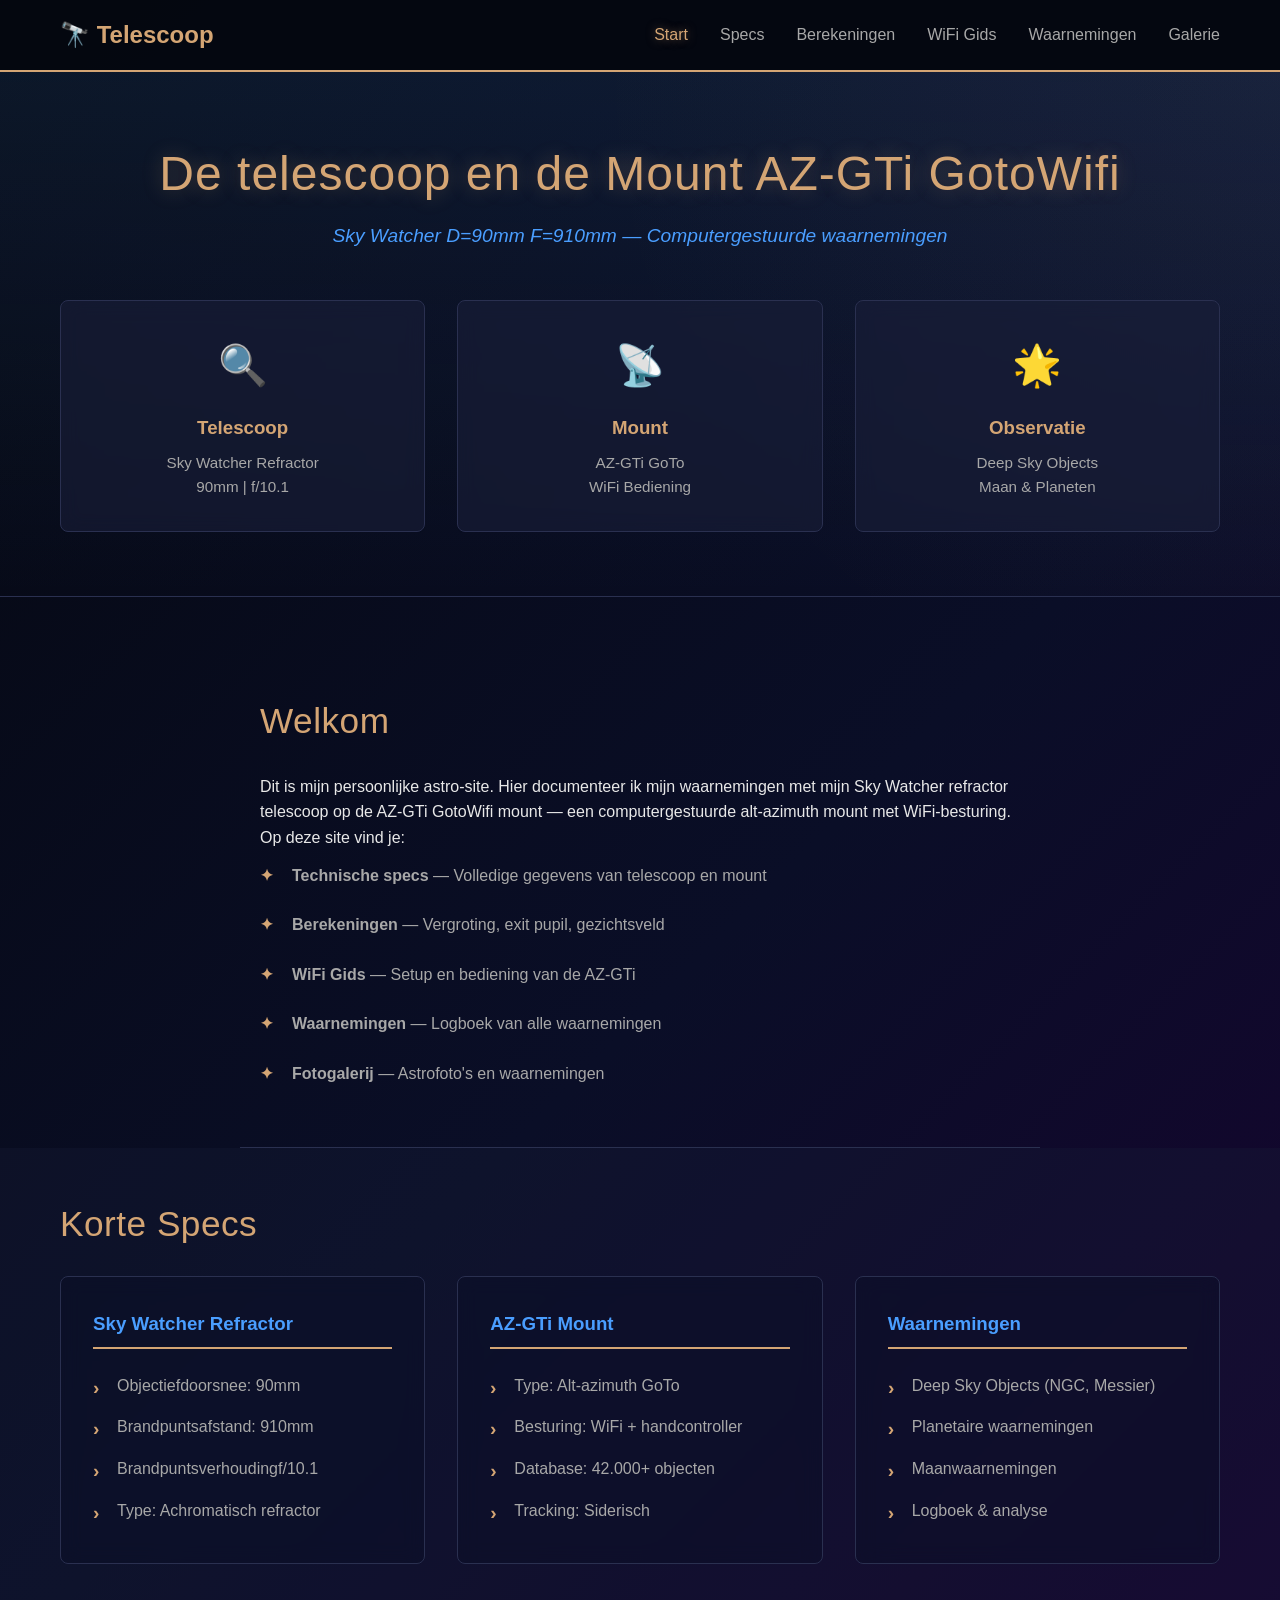
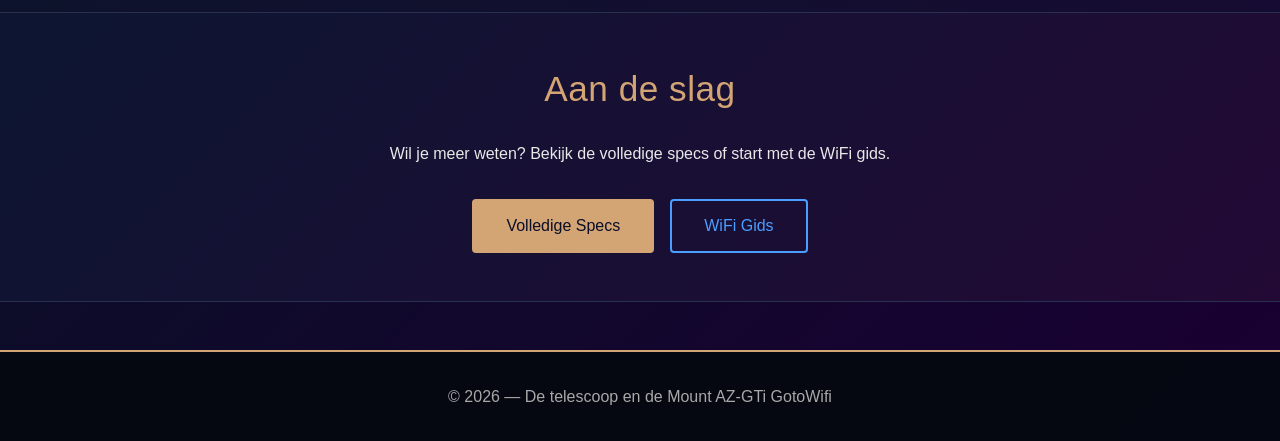
<file: index.html>
<!DOCTYPE html>
<html lang="nl">
<head>
    <meta charset="UTF-8">
    <meta name="viewport" content="width=device-width, initial-scale=1.0">
    <title>De telescoop en de Mount AZ-GTi GotoWifi</title>
    <link rel="stylesheet" href="css/style.css">
</head>
<body>
    <nav class="navbar">
        <div class="container">
            <div class="logo">🔭 Telescoop</div>
            <ul class="nav-links">
                <li><a href="index.html" class="active">Start</a></li>
                <li><a href="specs.html">Specs</a></li>
                <li><a href="berekeningen.html">Berekeningen</a></li>
                <li><a href="wifi-gids.html">WiFi Gids</a></li>
                <li><a href="waarnemingen.html">Waarnemingen</a></li>
                <li><a href="galerie.html">Galerie</a></li>
            </ul>
        </div>
    </nav>

    <header class="hero">
        <div class="container">
            <h1>De telescoop en de Mount AZ-GTi GotoWifi</h1>
            <p class="subtitle">Sky Watcher D=90mm F=910mm — Computergestuurde waarnemingen</p>
            <div class="hero-specs">
                <div class="spec-box">
                    <div class="spec-icon">🔍</div>
                    <h3>Telescoop</h3>
                    <p>Sky Watcher Refractor<br>90mm | f/10.1</p>
                </div>
                <div class="spec-box">
                    <div class="spec-icon">📡</div>
                    <h3>Mount</h3>
                    <p>AZ-GTi GoTo<br>WiFi Bediening</p>
                </div>
                <div class="spec-box">
                    <div class="spec-icon">🌟</div>
                    <h3>Observatie</h3>
                    <p>Deep Sky Objects<br>Maan & Planeten</p>
                </div>
            </div>
        </div>
    </header>

    <main>
        <section class="intro">
            <div class="container">
                <h2>Welkom</h2>
                <p>Dit is mijn persoonlijke astro-site. Hier documenteer ik mijn waarnemingen met mijn Sky Watcher refractor telescoop op de AZ-GTi GotoWifi mount — een computergestuurde alt-azimuth mount met WiFi-besturing.</p>
                <p>Op deze site vind je:</p>
                <ul class="feature-list">
                    <li><strong>Technische specs</strong> — Volledige gegevens van telescoop en mount</li>
                    <li><strong>Berekeningen</strong> — Vergroting, exit pupil, gezichtsveld</li>
                    <li><strong>WiFi Gids</strong> — Setup en bediening van de AZ-GTi</li>
                    <li><strong>Waarnemingen</strong> — Logboek van alle waarnemingen</li>
                    <li><strong>Fotogalerij</strong> — Astrofoto's en waarnemingen</li>
                </ul>
            </div>
        </section>

        <section class="quick-info">
            <div class="container">
                <h2>Korte Specs</h2>
                <div class="info-grid">
                    <div class="info-card">
                        <h3>Sky Watcher Refractor</h3>
                        <ul>
                            <li>Objectiefdoorsnee: 90mm</li>
                            <li>Brandpuntsafstand: 910mm</li>
                            <li>Brandpuntsverhoudingf/10.1</li>
                            <li>Type: Achromatisch refractor</li>
                        </ul>
                    </div>
                    <div class="info-card">
                        <h3>AZ-GTi Mount</h3>
                        <ul>
                            <li>Type: Alt-azimuth GoTo</li>
                            <li>Besturing: WiFi + handcontroller</li>
                            <li>Database: 42.000+ objecten</li>
                            <li>Tracking: Siderisch</li>
                        </ul>
                    </div>
                    <div class="info-card">
                        <h3>Waarnemingen</h3>
                        <ul>
                            <li>Deep Sky Objects (NGC, Messier)</li>
                            <li>Planetaire waarnemingen</li>
                            <li>Maanwaarnemingen</li>
                            <li>Logboek & analyse</li>
                        </ul>
                    </div>
                </div>
            </div>
        </section>

        <section class="cta">
            <div class="container">
                <h2>Aan de slag</h2>
                <p>Wil je meer weten? Bekijk de volledige specs of start met de WiFi gids.</p>
                <div class="cta-buttons">
                    <a href="specs.html" class="btn btn-primary">Volledige Specs</a>
                    <a href="wifi-gids.html" class="btn btn-secondary">WiFi Gids</a>
                </div>
            </div>
        </section>
    </main>

    <footer class="footer">
        <div class="container">
            <p>&copy; 2026 — De telescoop en de Mount AZ-GTi GotoWifi</p>
        </div>
    </footer>

    <script src="js/script.js"></script>
</body>
</html>
</file>
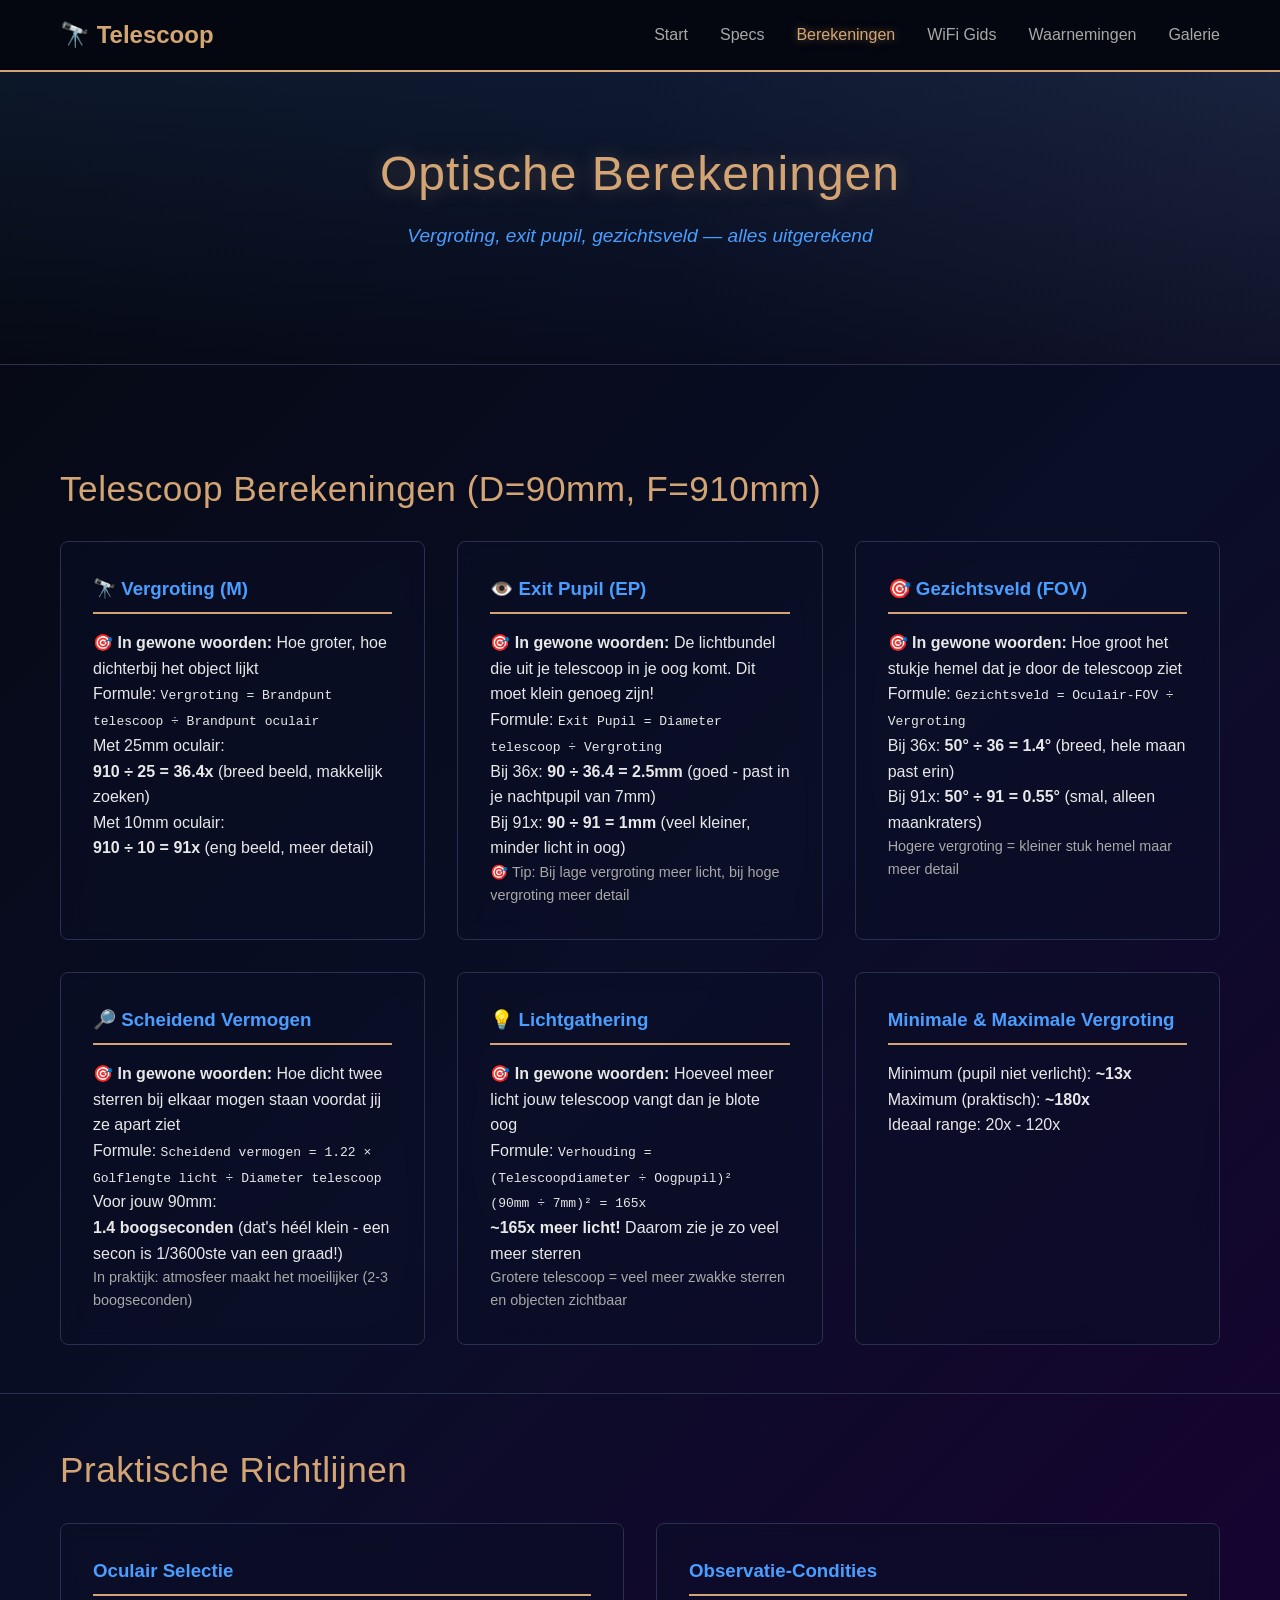
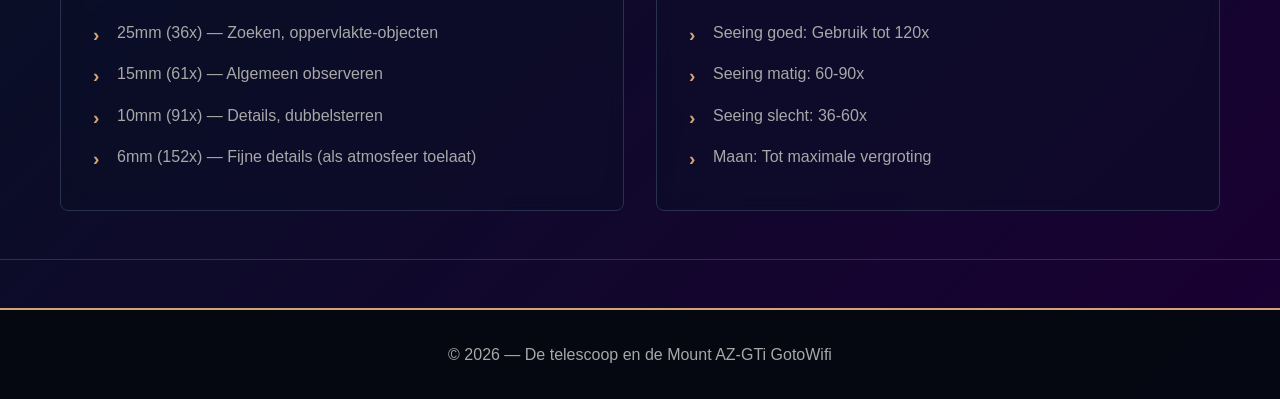
<file: berekeningen.html>
﻿<!DOCTYPE html>
<html lang="nl">
<head>
    <meta charset="UTF-8">
    <meta name="viewport" content="width=device-width, initial-scale=1.0">
    <title>Berekeningen — De telescoop en de Mount AZ-GTi GotoWifi</title>
    <link rel="stylesheet" href="css/style.css">
</head>
<body>
    <nav class="navbar">
        <div class="container">
            <div class="logo">🔭 Telescoop</div>
            <ul class="nav-links">
                <li><a href="index.html">Start</a></li>
                <li><a href="specs.html">Specs</a></li>
                <li><a href="berekeningen.html" class="active">Berekeningen</a></li>
                <li><a href="wifi-gids.html">WiFi Gids</a></li>
                <li><a href="waarnemingen.html">Waarnemingen</a></li>
                <li><a href="galerie.html">Galerie</a></li>
            </ul>
        </div>
    </nav>

    <header class="hero">
        <div class="container">
            <h1>Optische Berekeningen</h1>
            <p class="subtitle">Vergroting, exit pupil, gezichtsveld — alles uitgerekend</p>
        </div>
    </header>

    <main>
        <section>
            <div class="container">
                <h2>Telescoop Berekeningen (D=90mm, F=910mm)</h2>

                <div class="info-grid">
                    <div class="info-card">
                        <h3>🔭 Vergroting (M)</h3>
                        <p><strong>🎯 In gewone woorden:</strong> Hoe groter, hoe dichterbij het object lijkt</p>
                        <p>Formule: <code>Vergroting = Brandpunt telescoop ÷ Brandpunt oculair</code></p>
                        <p>Met 25mm oculair:<br><strong>910 ÷ 25 = 36.4x</strong> (breed beeld, makkelijk zoeken)</p>
                        <p>Met 10mm oculair:<br><strong>910 ÷ 10 = 91x</strong> (eng beeld, meer detail)</p>
                    </div>

                    <div class="info-card">
                        <h3>👁️ Exit Pupil (EP)</h3>
                        <p><strong>🎯 In gewone woorden:</strong> De lichtbundel die uit je telescoop in je oog komt. Dit moet klein genoeg zijn!</p>
                        <p>Formule: <code>Exit Pupil = Diameter telescoop ÷ Vergroting</code></p>
                        <p>Bij 36x: <strong>90 ÷ 36.4 = 2.5mm</strong> (goed - past in je nachtpupil van 7mm)</p>
                        <p>Bij 91x: <strong>90 ÷ 91 = 1mm</strong> (veel kleiner, minder licht in oog)</p>
                        <p style="font-size: 0.9rem; color: var(--text-muted);">🎯 Tip: Bij lage vergroting meer licht, bij hoge vergroting meer detail</p>
                    </div>

                    <div class="info-card">
                        <h3>🎯 Gezichtsveld (FOV)</h3>
                        <p><strong>🎯 In gewone woorden:</strong> Hoe groot het stukje hemel dat je door de telescoop ziet</p>
                        <p>Formule: <code>Gezichtsveld = Oculair-FOV ÷ Vergroting</code></p>
                        <p>Bij 36x: <strong>50° ÷ 36 = 1.4°</strong> (breed, hele maan past erin)</p>
                        <p>Bij 91x: <strong>50° ÷ 91 = 0.55°</strong> (smal, alleen maankraters)</p>
                        <p style="font-size: 0.9rem; color: var(--text-muted);">Hogere vergroting = kleiner stuk hemel maar meer detail</p>
                    </div>

                    <div class="info-card">
                        <h3>🔎 Scheidend Vermogen</h3>
                        <p><strong>🎯 In gewone woorden:</strong> Hoe dicht twee sterren bij elkaar mogen staan voordat jij ze apart ziet</p>
                        <p>Formule: <code>Scheidend vermogen = 1.22 × Golflengte licht ÷ Diameter telescoop</code></p>
                        <p>Voor jouw 90mm:<br><strong>1.4 boogseconden</strong> (dat's héél klein - een secon is 1/3600ste van een graad!)</p>
                        <p style="font-size: 0.9rem; color: var(--text-muted);">In praktijk: atmosfeer maakt het moeilijker (2-3 boogseconden)</p>
                    </div>

                    <div class="info-card">
                        <h3>💡 Lichtgathering</h3>
                        <p><strong>🎯 In gewone woorden:</strong> Hoeveel meer licht jouw telescoop vangt dan je blote oog</p>
                        <p>Formule: <code>Verhouding = (Telescoopdiameter ÷ Oogpupil)²</code></p>
                        <p><code>(90mm ÷ 7mm)² = 165x</code></p>
                        <p><strong>~165x meer licht!</strong> Daarom zie je zo veel meer sterren</p>
                        <p style="font-size: 0.9rem; color: var(--text-muted);">Grotere telescoop = veel meer zwakke sterren en objecten zichtbaar</p>
                    </div>

                    <div class="info-card">
                        <h3>Minimale & Maximale Vergroting</h3>
                        <p>Minimum (pupil niet verlicht): <strong>~13x</strong></p>
                        <p>Maximum (praktisch): <strong>~180x</strong></p>
                        <p>Ideaal range: 20x - 120x</p>
                    </div>
                </div>
            </div>
        </section>

        <section>
            <div class="container">
                <h2>Praktische Richtlijnen</h2>
                <div class="info-grid">
                    <div class="info-card">
                        <h3>Oculair Selectie</h3>
                        <ul style="list-style: none; padding: 0;">
                            <li>25mm (36x) — Zoeken, oppervlakte-objecten</li>
                            <li>15mm (61x) — Algemeen observeren</li>
                            <li>10mm (91x) — Details, dubbelsterren</li>
                            <li>6mm (152x) — Fijne details (als atmosfeer toelaat)</li>
                        </ul>
                    </div>

                    <div class="info-card">
                        <h3>Observatie-Condities</h3>
                        <ul style="list-style: none; padding: 0;">
                            <li>Seeing goed: Gebruik tot 120x</li>
                            <li>Seeing matig: 60-90x</li>
                            <li>Seeing slecht: 36-60x</li>
                            <li>Maan: Tot maximale vergroting</li>
                        </ul>
                    </div>
                </div>
            </div>
        </section>
    </main>

    <footer class="footer">
        <div class="container">
            <p>&copy; 2026 — De telescoop en de Mount AZ-GTi GotoWifi</p>
        </div>
    </footer>

    <script src="js/script.js"></script>
</body>
</html>
</file>
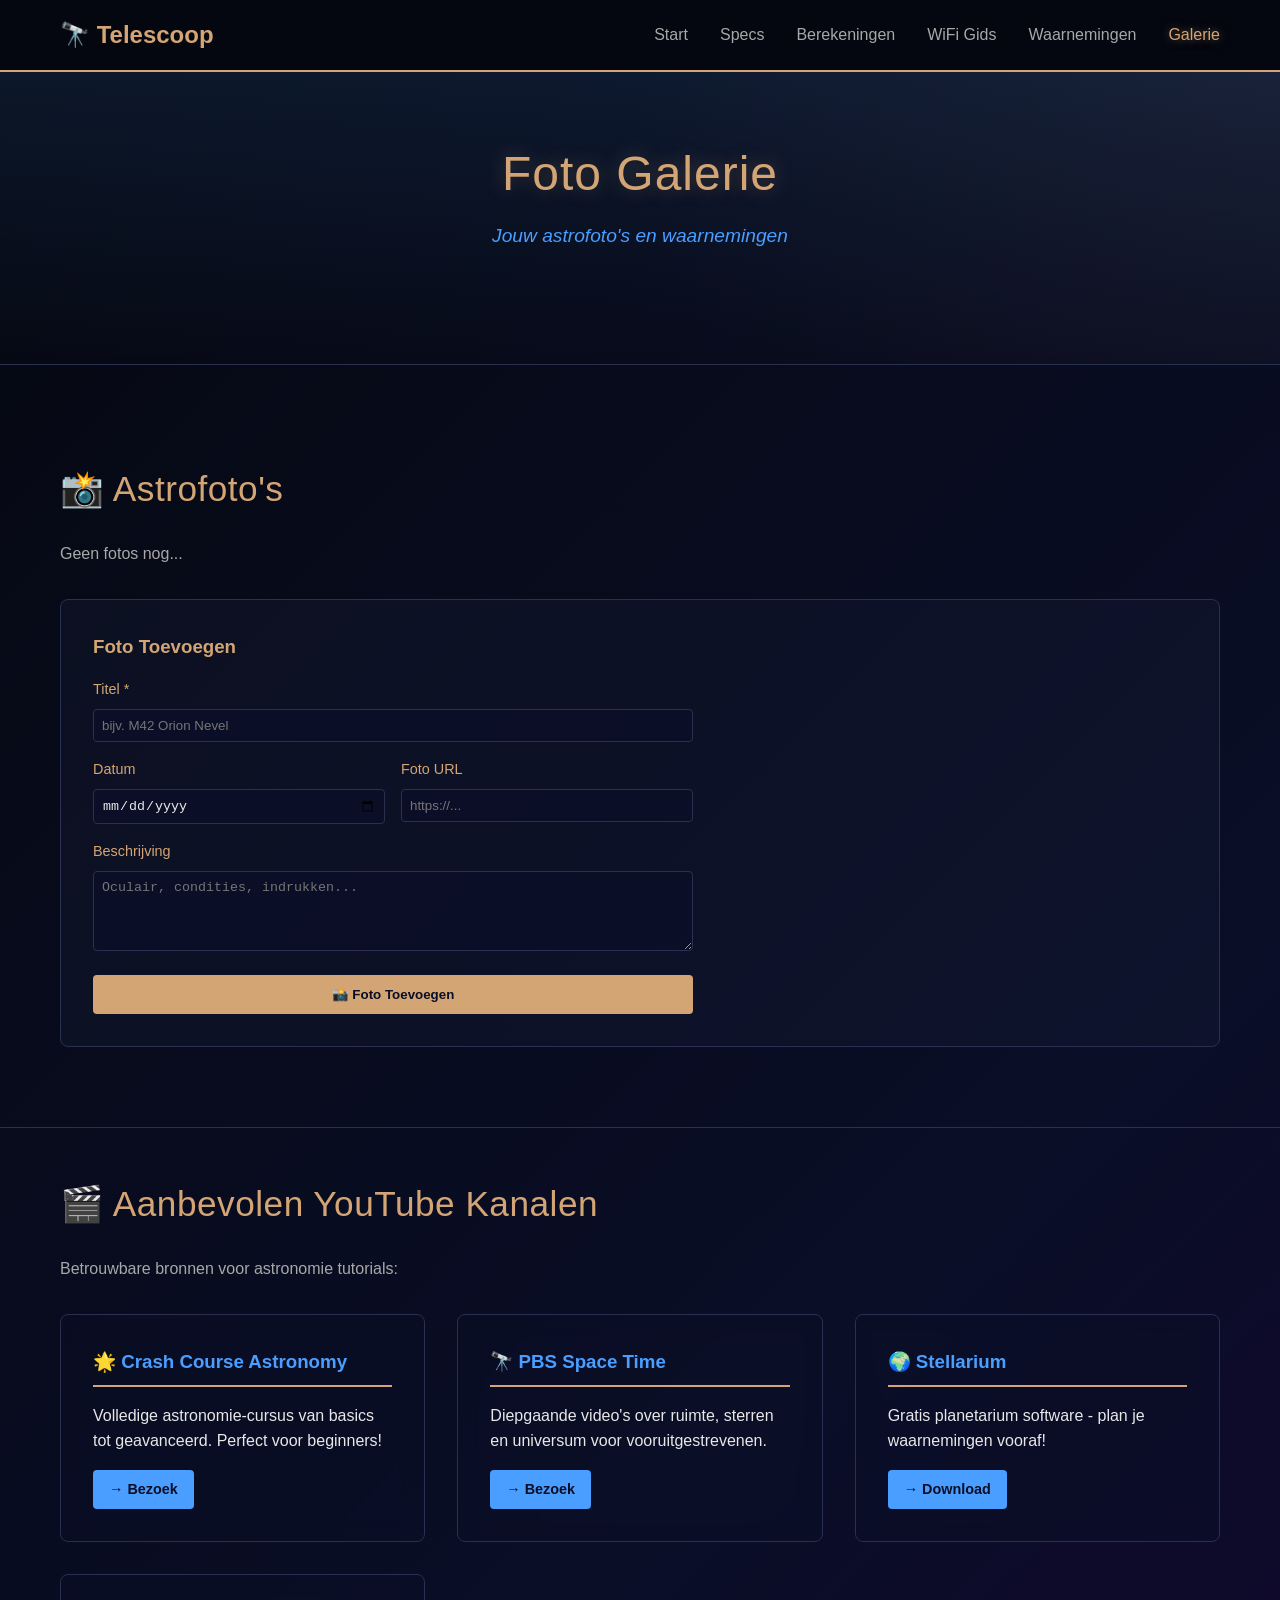
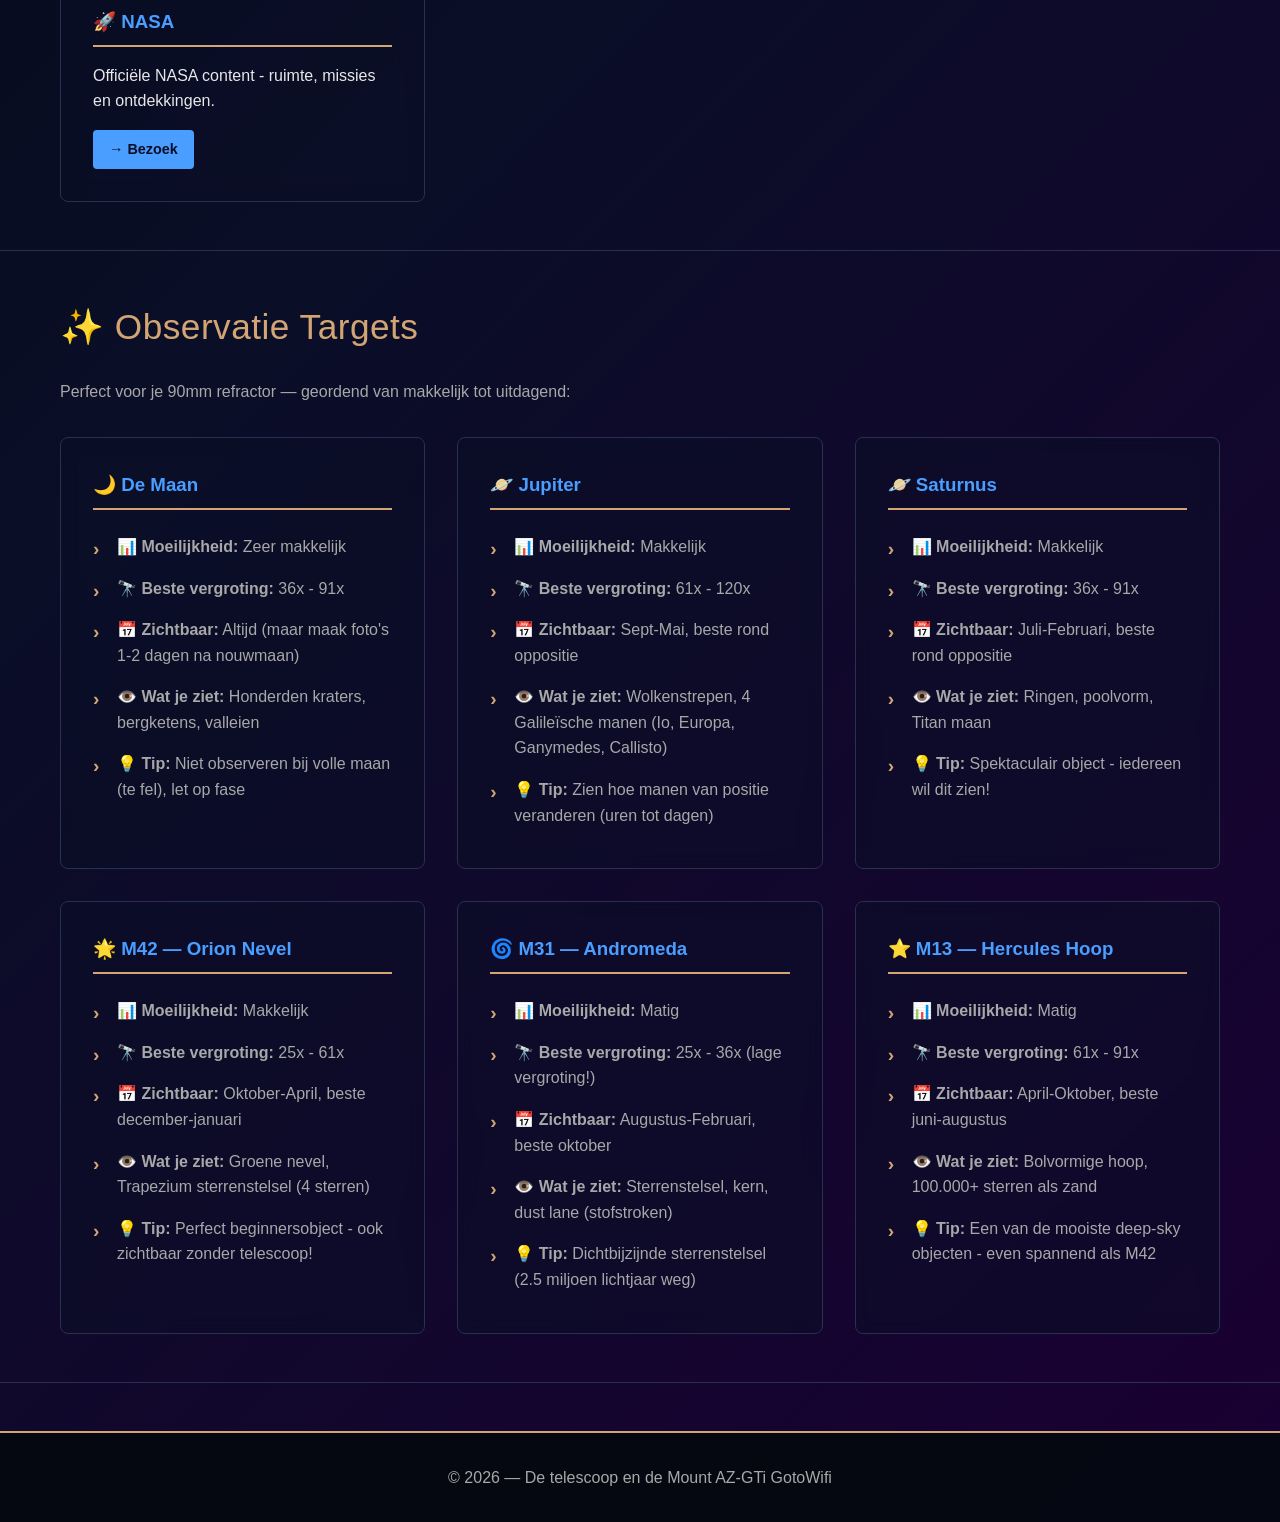
<file: galerie.html>
<!DOCTYPE html>
<html lang="nl">
<head>
    <meta charset="UTF-8">
    <meta name="viewport" content="width=device-width, initial-scale=1.0">
    <title>Galerie — De telescoop en de Mount AZ-GTi GotoWifi</title>
    <link rel="stylesheet" href="css/style.css">
    <style>
        .gallery-grid {
            display: grid;
            grid-template-columns: repeat(auto-fill, minmax(300px, 1fr));
            gap: 2rem;
            margin-bottom: 2rem;
        }
        .gallery-item {
            background: rgba(26, 31, 58, 0.5);
            border: 1px solid var(--border-color);
            border-radius: 8px;
            overflow: hidden;
            transition: all 0.3s ease;
        }
        .gallery-item:hover {
            transform: translateY(-5px);
            border-color: var(--accent-gold);
            box-shadow: 0 10px 30px rgba(212, 165, 116, 0.1);
        }
        .gallery-image {
            width: 100%;
            height: 200px;
            background: rgba(10, 14, 39, 0.8);
            display: flex;
            align-items: center;
            justify-content: center;
            font-size: 3rem;
            overflow: hidden;
        }
        .gallery-image img {
            width: 100%;
            height: 100%;
            object-fit: cover;
        }
        .gallery-info {
            padding: 1rem;
        }
        .gallery-title {
            color: var(--accent-gold);
            margin-bottom: 0.5rem;
            font-weight: bold;
        }
        .gallery-date {
            color: var(--text-muted);
            font-size: 0.85rem;
            margin-bottom: 0.5rem;
        }
        .gallery-desc {
            color: var(--text-muted);
            font-size: 0.9rem;
        }
    </style>
</head>
<body>
    <nav class="navbar">
        <div class="container">
            <div class="logo">🔭 Telescoop</div>
            <ul class="nav-links">
                <li><a href="index.html">Start</a></li>
                <li><a href="specs.html">Specs</a></li>
                <li><a href="berekeningen.html">Berekeningen</a></li>
                <li><a href="wifi-gids.html">WiFi Gids</a></li>
                <li><a href="waarnemingen.html">Waarnemingen</a></li>
                <li><a href="galerie.html" class="active">Galerie</a></li>
            </ul>
        </div>
    </nav>

    <header class="hero">
        <div class="container">
            <h1>Foto Galerie</h1>
            <p class="subtitle">Jouw astrofoto's en waarnemingen</p>
        </div>
    </header>

    <main>
        <!-- FOTOS SECTIE -->
        <section>
            <div class="container">
                <h2>📸 Astrofoto's</h2>
                <div id="photoList" class="gallery-grid"></div>

                <div style="background: rgba(26, 31, 58, 0.3); border: 1px solid var(--border-color); border-radius: 8px; padding: 2rem; margin-bottom: 2rem;">
                    <h3 style="margin-bottom: 1rem; color: var(--accent-gold);">Foto Toevoegen</h3>
                    <form id="photoForm" style="display: grid; gap: 1rem; max-width: 600px;">
                        <div>
                            <label for="photoTitle" style="display: block; margin-bottom: 0.5rem; color: var(--accent-gold); font-size: 0.9rem;">Titel *</label>
                            <input type="text" id="photoTitle" required placeholder="bijv. M42 Orion Nevel" style="width: 100%; padding: 0.5rem; background: rgba(10, 14, 39, 0.8); border: 1px solid var(--border-color); color: var(--text-light); border-radius: 4px;">
                        </div>

                        <div style="display: grid; grid-template-columns: 1fr 1fr; gap: 1rem;">
                            <div>
                                <label for="photoDate" style="display: block; margin-bottom: 0.5rem; color: var(--accent-gold); font-size: 0.9rem;">Datum</label>
                                <input type="date" id="photoDate" style="width: 100%; padding: 0.5rem; background: rgba(10, 14, 39, 0.8); border: 1px solid var(--border-color); color: var(--text-light); border-radius: 4px;">
                            </div>
                            <div>
                                <label for="photoUrl" style="display: block; margin-bottom: 0.5rem; color: var(--accent-gold); font-size: 0.9rem;">Foto URL</label>
                                <input type="url" id="photoUrl" placeholder="https://..." style="width: 100%; padding: 0.5rem; background: rgba(10, 14, 39, 0.8); border: 1px solid var(--border-color); color: var(--text-light); border-radius: 4px;">
                            </div>
                        </div>

                        <div>
                            <label for="photoDesc" style="display: block; margin-bottom: 0.5rem; color: var(--accent-gold); font-size: 0.9rem;">Beschrijving</label>
                            <textarea id="photoDesc" placeholder="Oculair, condities, indrukken..." style="width: 100%; padding: 0.5rem; background: rgba(10, 14, 39, 0.8); border: 1px solid var(--border-color); color: var(--text-light); border-radius: 4px; min-height: 80px;"></textarea>
                        </div>

                        <button type="submit" style="padding: 0.75rem 1.5rem; background: var(--accent-gold); color: var(--bg-dark); border: none; border-radius: 4px; font-weight: bold; cursor: pointer; align-self: start;">📸 Foto Toevoegen</button>
                    </form>
                </div>
            </div>
        </section>

        <!-- YOUTUBE KANALEN SECTIE -->
        <section>
            <div class="container">
                <h2>🎬 Aanbevolen YouTube Kanalen</h2>
                <p style="color: var(--text-muted); margin-bottom: 2rem;">Betrouwbare bronnen voor astronomie tutorials:</p>

                <div class="info-grid">
                    <div class="info-card">
                        <h3>🌟 Crash Course Astronomy</h3>
                        <p>Volledige astronomie-cursus van basics tot geavanceerd. Perfect voor beginners!</p>
                        <a href="https://www.youtube.com/@crashcourse" target="_blank" style="display: inline-block; margin-top: 1rem; padding: 0.5rem 1rem; background: var(--accent-blue); color: var(--bg-dark); border-radius: 4px; text-decoration: none; font-weight: bold; font-size: 0.9rem;">→ Bezoek</a>
                    </div>
                    <div class="info-card">
                        <h3>🔭 PBS Space Time</h3>
                        <p>Diepgaande video's over ruimte, sterren en universum voor vooruitgestrevenen.</p>
                        <a href="https://www.youtube.com/@pbsspacetime" target="_blank" style="display: inline-block; margin-top: 1rem; padding: 0.5rem 1rem; background: var(--accent-blue); color: var(--bg-dark); border-radius: 4px; text-decoration: none; font-weight: bold; font-size: 0.9rem;">→ Bezoek</a>
                    </div>
                    <div class="info-card">
                        <h3>🌍 Stellarium</h3>
                        <p>Gratis planetarium software - plan je waarnemingen vooraf!</p>
                        <a href="https://stellarium.org" target="_blank" style="display: inline-block; margin-top: 1rem; padding: 0.5rem 1rem; background: var(--accent-blue); color: var(--bg-dark); border-radius: 4px; text-decoration: none; font-weight: bold; font-size: 0.9rem;">→ Download</a>
                    </div>
                    <div class="info-card">
                        <h3>🚀 NASA</h3>
                        <p>Officiële NASA content - ruimte, missies en ontdekkingen.</p>
                        <a href="https://www.youtube.com/@nasa" target="_blank" style="display: inline-block; margin-top: 1rem; padding: 0.5rem 1rem; background: var(--accent-blue); color: var(--bg-dark); border-radius: 4px; text-decoration: none; font-weight: bold; font-size: 0.9rem;">→ Bezoek</a>
                    </div>
                </div>
            </div>
        </section>

        <!-- OBSERVATIE TARGETS SECTIE -->
        <section>
            <div class="container">
                <h2>✨ Observatie Targets</h2>
                <p style="color: var(--text-muted); margin-bottom: 2rem;">Perfect voor je 90mm refractor — geordend van makkelijk tot uitdagend:</p>

                <div class="info-grid">
                    <div class="info-card">
                        <h3>🌙 De Maan</h3>
                        <ul style="list-style: none; padding: 0; color: var(--text-muted);">
                            <li>📊 <strong>Moeilijkheid:</strong> Zeer makkelijk</li>
                            <li>🔭 <strong>Beste vergroting:</strong> 36x - 91x</li>
                            <li>📅 <strong>Zichtbaar:</strong> Altijd (maar maak foto's 1-2 dagen na nouwmaan)</li>
                            <li>👁️ <strong>Wat je ziet:</strong> Honderden kraters, bergketens, valleien</li>
                            <li>💡 <strong>Tip:</strong> Niet observeren bij volle maan (te fel), let op fase</li>
                        </ul>
                    </div>

                    <div class="info-card">
                        <h3>🪐 Jupiter</h3>
                        <ul style="list-style: none; padding: 0; color: var(--text-muted);">
                            <li>📊 <strong>Moeilijkheid:</strong> Makkelijk</li>
                            <li>🔭 <strong>Beste vergroting:</strong> 61x - 120x</li>
                            <li>📅 <strong>Zichtbaar:</strong> Sept-Mai, beste rond oppositie</li>
                            <li>👁️ <strong>Wat je ziet:</strong> Wolkenstrepen, 4 Galileïsche manen (Io, Europa, Ganymedes, Callisto)</li>
                            <li>💡 <strong>Tip:</strong> Zien hoe manen van positie veranderen (uren tot dagen)</li>
                        </ul>
                    </div>

                    <div class="info-card">
                        <h3>🪐 Saturnus</h3>
                        <ul style="list-style: none; padding: 0; color: var(--text-muted);">
                            <li>📊 <strong>Moeilijkheid:</strong> Makkelijk</li>
                            <li>🔭 <strong>Beste vergroting:</strong> 36x - 91x</li>
                            <li>📅 <strong>Zichtbaar:</strong> Juli-Februari, beste rond oppositie</li>
                            <li>👁️ <strong>Wat je ziet:</strong> Ringen, poolvorm, Titan maan</li>
                            <li>💡 <strong>Tip:</strong> Spektaculair object - iedereen wil dit zien!</li>
                        </ul>
                    </div>

                    <div class="info-card">
                        <h3>🌟 M42 — Orion Nevel</h3>
                        <ul style="list-style: none; padding: 0; color: var(--text-muted);">
                            <li>📊 <strong>Moeilijkheid:</strong> Makkelijk</li>
                            <li>🔭 <strong>Beste vergroting:</strong> 25x - 61x</li>
                            <li>📅 <strong>Zichtbaar:</strong> Oktober-April, beste december-januari</li>
                            <li>👁️ <strong>Wat je ziet:</strong> Groene nevel, Trapezium sterrenstelsel (4 sterren)</li>
                            <li>💡 <strong>Tip:</strong> Perfect beginnersobject - ook zichtbaar zonder telescoop!</li>
                        </ul>
                    </div>

                    <div class="info-card">
                        <h3>🌀 M31 — Andromeda</h3>
                        <ul style="list-style: none; padding: 0; color: var(--text-muted);">
                            <li>📊 <strong>Moeilijkheid:</strong> Matig</li>
                            <li>🔭 <strong>Beste vergroting:</strong> 25x - 36x (lage vergroting!)</li>
                            <li>📅 <strong>Zichtbaar:</strong> Augustus-Februari, beste oktober</li>
                            <li>👁️ <strong>Wat je ziet:</strong> Sterrenstelsel, kern, dust lane (stofstroken)</li>
                            <li>💡 <strong>Tip:</strong> Dichtbijzijnde sterrenstelsel (2.5 miljoen lichtjaar weg)</li>
                        </ul>
                    </div>

                    <div class="info-card">
                        <h3>⭐ M13 — Hercules Hoop</h3>
                        <ul style="list-style: none; padding: 0; color: var(--text-muted);">
                            <li>📊 <strong>Moeilijkheid:</strong> Matig</li>
                            <li>🔭 <strong>Beste vergroting:</strong> 61x - 91x</li>
                            <li>📅 <strong>Zichtbaar:</strong> April-Oktober, beste juni-augustus</li>
                            <li>👁️ <strong>Wat je ziet:</strong> Bolvormige hoop, 100.000+ sterren als zand</li>
                            <li>💡 <strong>Tip:</strong> Een van de mooiste deep-sky objecten - even spannend als M42</li>
                        </ul>
                    </div>
                </div>
            </div>
        </section>
    </main>

    <footer class="footer">
        <div class="container">
            <p>&copy; 2026 — De telescoop en de Mount AZ-GTi GotoWifi</p>
        </div>
    </footer>

    <script>
        document.getElementById('photoForm').addEventListener('submit', function(e) {
            e.preventDefault();
            const photo = {
                type: 'photo',
                title: document.getElementById('photoTitle').value,
                date: document.getElementById('photoDate').value,
                url: document.getElementById('photoUrl').value || '[data-uri]',
                desc: document.getElementById('photoDesc').value
            };
            let media = JSON.parse(localStorage.getItem('telescopeMedia') || '[]');
            media.push(photo);
            localStorage.setItem('telescopeMedia', JSON.stringify(media));
            this.reset();
            displayPhotos();
            alert('✓ Foto toegevoegd!');
        });

        function displayPhotos() {
            const media = JSON.parse(localStorage.getItem('telescopeMedia') || '[]');
            const photos = media.filter(m => m.type === 'photo');
            let html = '';
            photos.forEach((p, idx) => {
                html += '<div class="gallery-item"><div class="gallery-image"><img src="' + p.url + '" alt="' + p.title + '"></div><div class="gallery-info"><div class="gallery-title">' + p.title + '</div>' + (p.date ? '<div class="gallery-date">📅 ' + p.date + '</div>' : '') + '<div class="gallery-desc">' + p.desc + '</div><button onclick="deleteMedia(' + idx + ')" style="margin-top: 0.5rem; padding: 0.3rem 0.8rem; background: rgba(255,100,100,0.2); color: #ff6464; border: 1px solid #ff6464; border-radius: 3px; cursor: pointer; font-size: 0.85rem;">🗑️</button></div></div>';
            });
            document.getElementById('photoList').innerHTML = html || '<p style="color: var(--text-muted); grid-column: 1/-1;">Geen fotos nog...</p>';
        }

        function deleteMedia(idx) {
            if (!confirm('Verwijderen?')) return;
            let media = JSON.parse(localStorage.getItem('telescopeMedia') || '[]');
            media.splice(idx, 1);
            localStorage.setItem('telescopeMedia', JSON.stringify(media));
            displayPhotos();
        }

        displayPhotos();
    </script>

    <script src="js/script.js"></script>
</body>
</html>
</file>
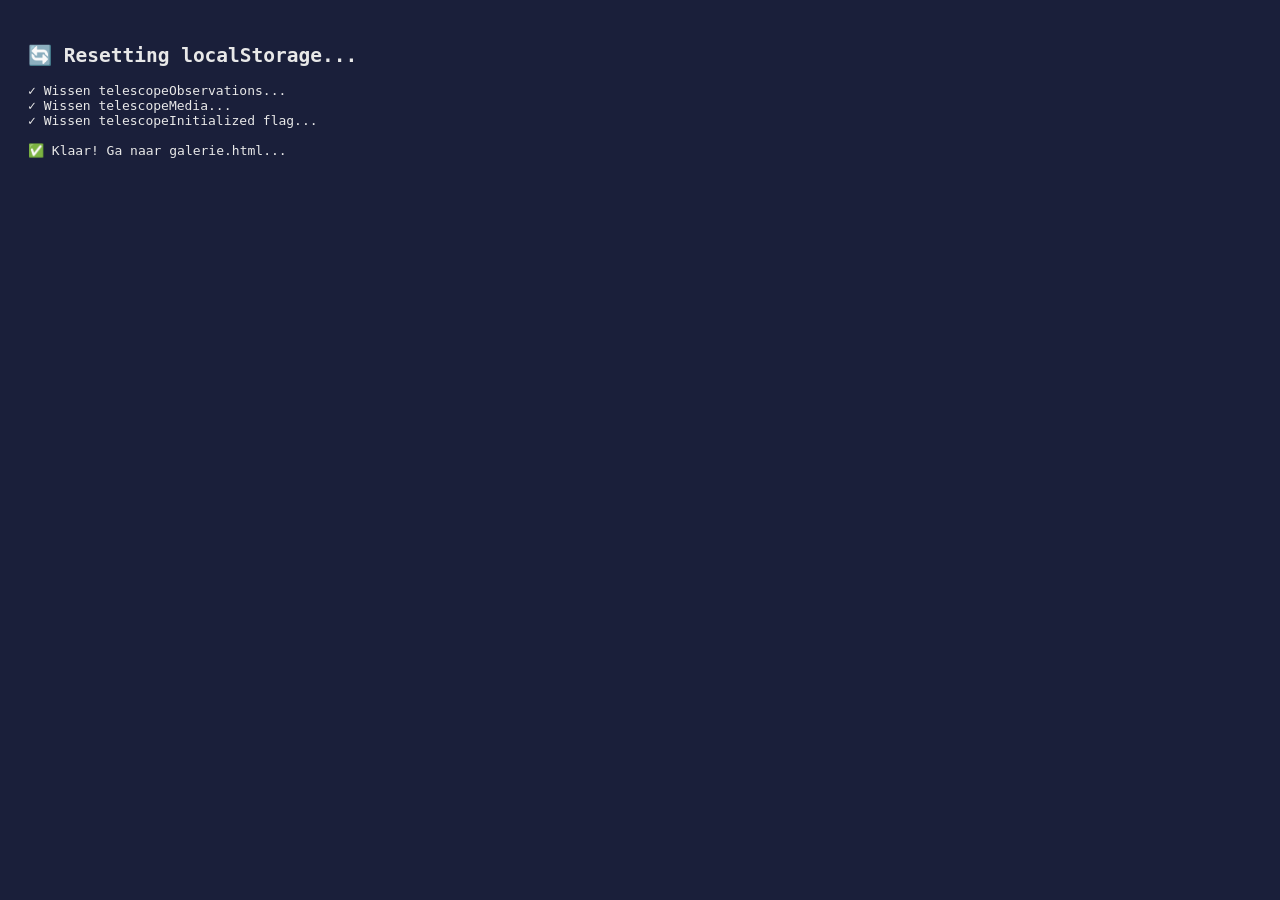
<file: reset.html>
﻿<!DOCTYPE html>
<html>
<head><title>Reset</title></head>
<body style="background:#1a1f3a; color:#e8e8e8; padding: 20px; font-family: monospace;">
<h2>🔄 Resetting localStorage...</h2>
<pre id="log"></pre>
<script>
const log = msg => {
    console.log(msg);
    document.getElementById('log').textContent += msg + '\n';
};

log('✓ Wissen telescopeObservations...');
localStorage.removeItem('telescopeObservations');

log('✓ Wissen telescopeMedia...');
localStorage.removeItem('telescopeMedia');

log('✓ Wissen telescopeInitialized flag...');
localStorage.removeItem('telescopeInitialized');

log('\n✅ Klaar! Ga naar galerie.html...');

setTimeout(() => {
    window.location.href = 'galerie.html';
}, 2000);
</script>
</body>
</html>
</file>
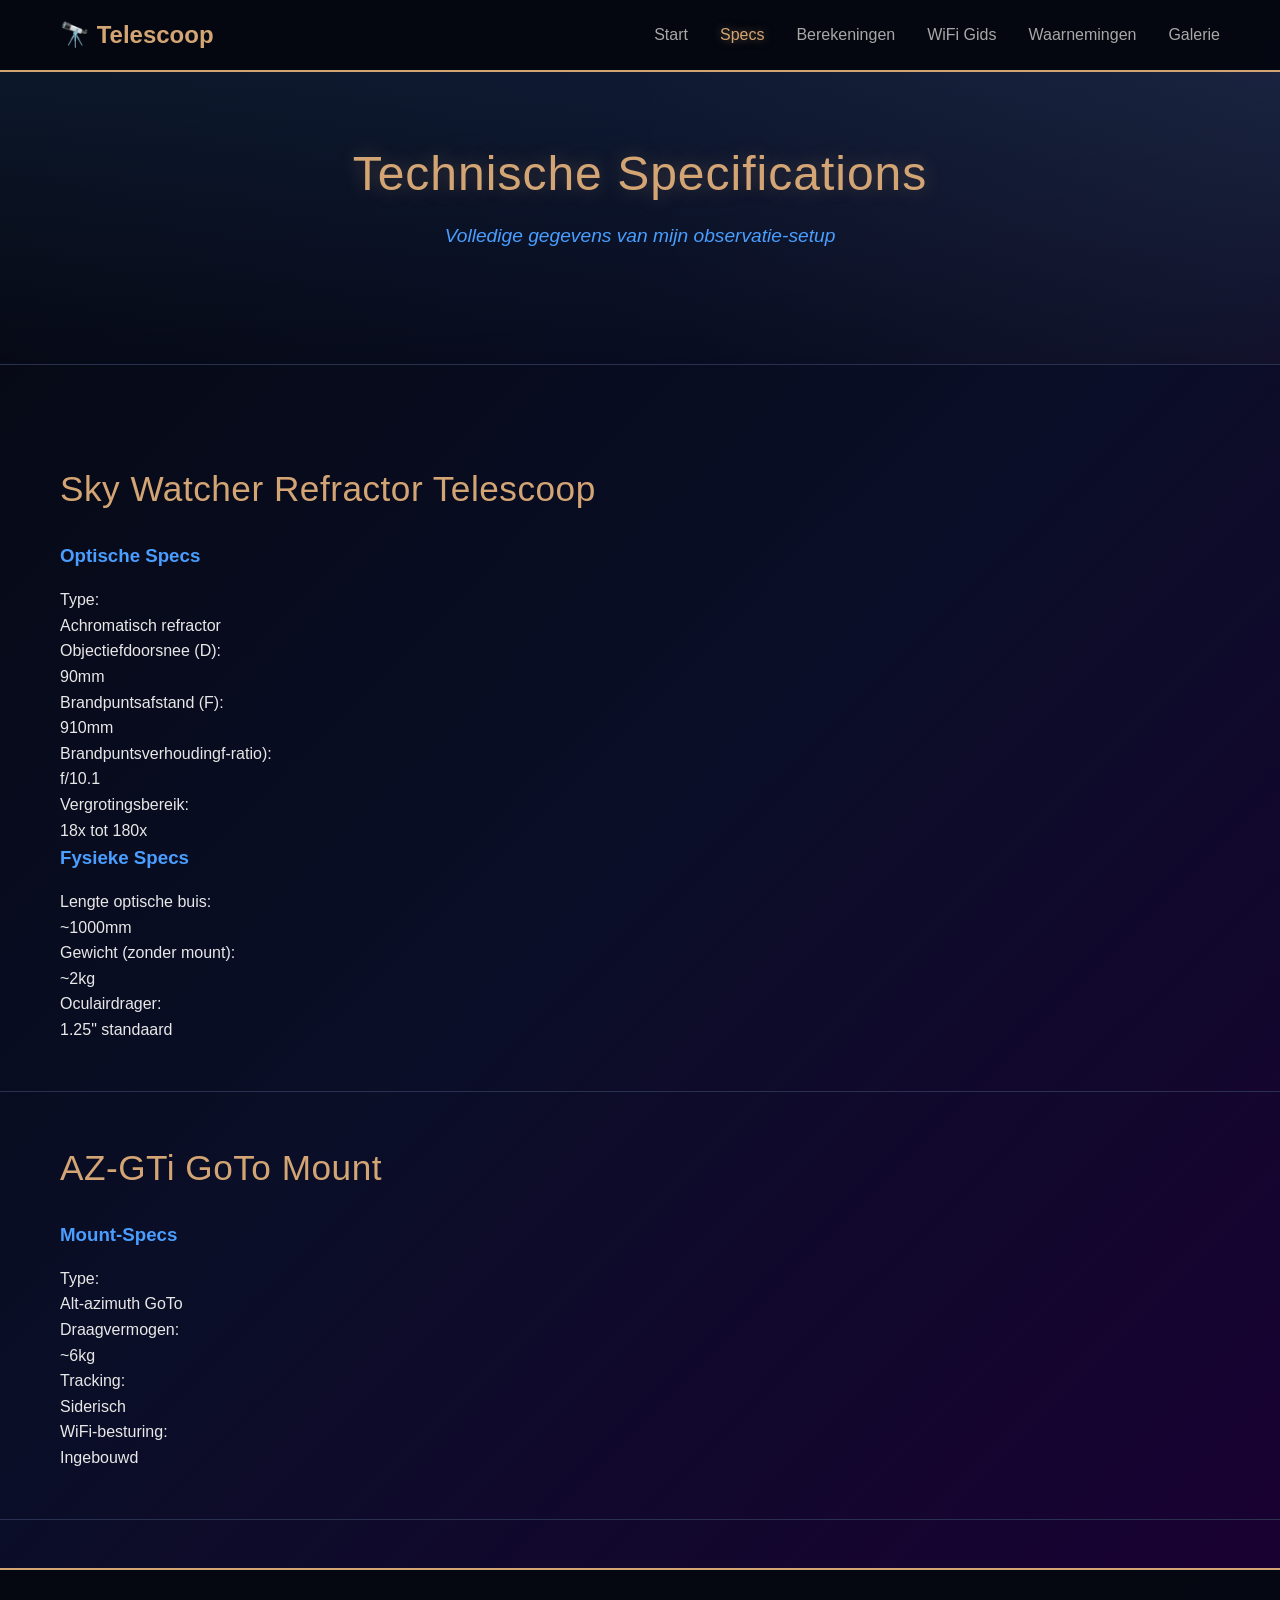
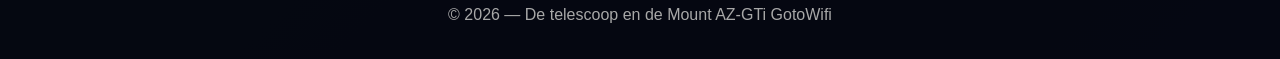
<file: specs.html>
﻿<!DOCTYPE html>
<html lang="nl">
<head>
    <meta charset="UTF-8">
    <meta name="viewport" content="width=device-width, initial-scale=1.0">
    <title>Specs — De telescoop en de Mount AZ-GTi GotoWifi</title>
    <link rel="stylesheet" href="css/style.css">
</head>
<body>
    <nav class="navbar">
        <div class="container">
            <div class="logo">🔭 Telescoop</div>
            <ul class="nav-links">
                <li><a href="index.html">Start</a></li>
                <li><a href="specs.html" class="active">Specs</a></li>
                <li><a href="berekeningen.html">Berekeningen</a></li>
                <li><a href="wifi-gids.html">WiFi Gids</a></li>
                <li><a href="waarnemingen.html">Waarnemingen</a></li>
                <li><a href="galerie.html">Galerie</a></li>
            </ul>
        </div>
    </nav>

    <header class="hero">
        <div class="container">
            <h1>Technische Specifications</h1>
            <p class="subtitle">Volledige gegevens van mijn observatie-setup</p>
        </div>
    </header>

    <main>
        <section class="specs-section">
            <div class="container">
                <h2>Sky Watcher Refractor Telescoop</h2>
                <div class="specs-grid">
                    <div class="spec-detail">
                        <h3>Optische Specs</h3>
                        <dl>
                            <dt>Type:</dt>
                            <dd>Achromatisch refractor</dd>
                            <dt>Objectiefdoorsnee (D):</dt>
                            <dd>90mm</dd>
                            <dt>Brandpuntsafstand (F):</dt>
                            <dd>910mm</dd>
                            <dt>Brandpuntsverhoudingf-ratio):</dt>
                            <dd>f/10.1</dd>
                            <dt>Vergrotingsbereik:</dt>
                            <dd>18x tot 180x</dd>
                        </dl>
                    </div>
                    <div class="spec-detail">
                        <h3>Fysieke Specs</h3>
                        <dl>
                            <dt>Lengte optische buis:</dt>
                            <dd>~1000mm</dd>
                            <dt>Gewicht (zonder mount):</dt>
                            <dd>~2kg</dd>
                            <dt>Oculairdrager:</dt>
                            <dd>1.25" standaard</dd>
                        </dl>
                    </div>
                </div>
            </div>
        </section>

        <section class="specs-section">
            <div class="container">
                <h2>AZ-GTi GoTo Mount</h2>
                <div class="specs-grid">
                    <div class="spec-detail">
                        <h3>Mount-Specs</h3>
                        <dl>
                            <dt>Type:</dt>
                            <dd>Alt-azimuth GoTo</dd>
                            <dt>Draagvermogen:</dt>
                            <dd>~6kg</dd>
                            <dt>Tracking:</dt>
                            <dd>Siderisch</dd>
                            <dt>WiFi-besturing:</dt>
                            <dd>Ingebouwd</dd>
                        </dl>
                    </div>
                </div>
            </div>
        </section>
    </main>

    <footer class="footer">
        <div class="container">
            <p>&copy; 2026 — De telescoop en de Mount AZ-GTi GotoWifi</p>
        </div>
    </footer>

    <script src="js/script.js"></script>
</body>
</html>
</file>
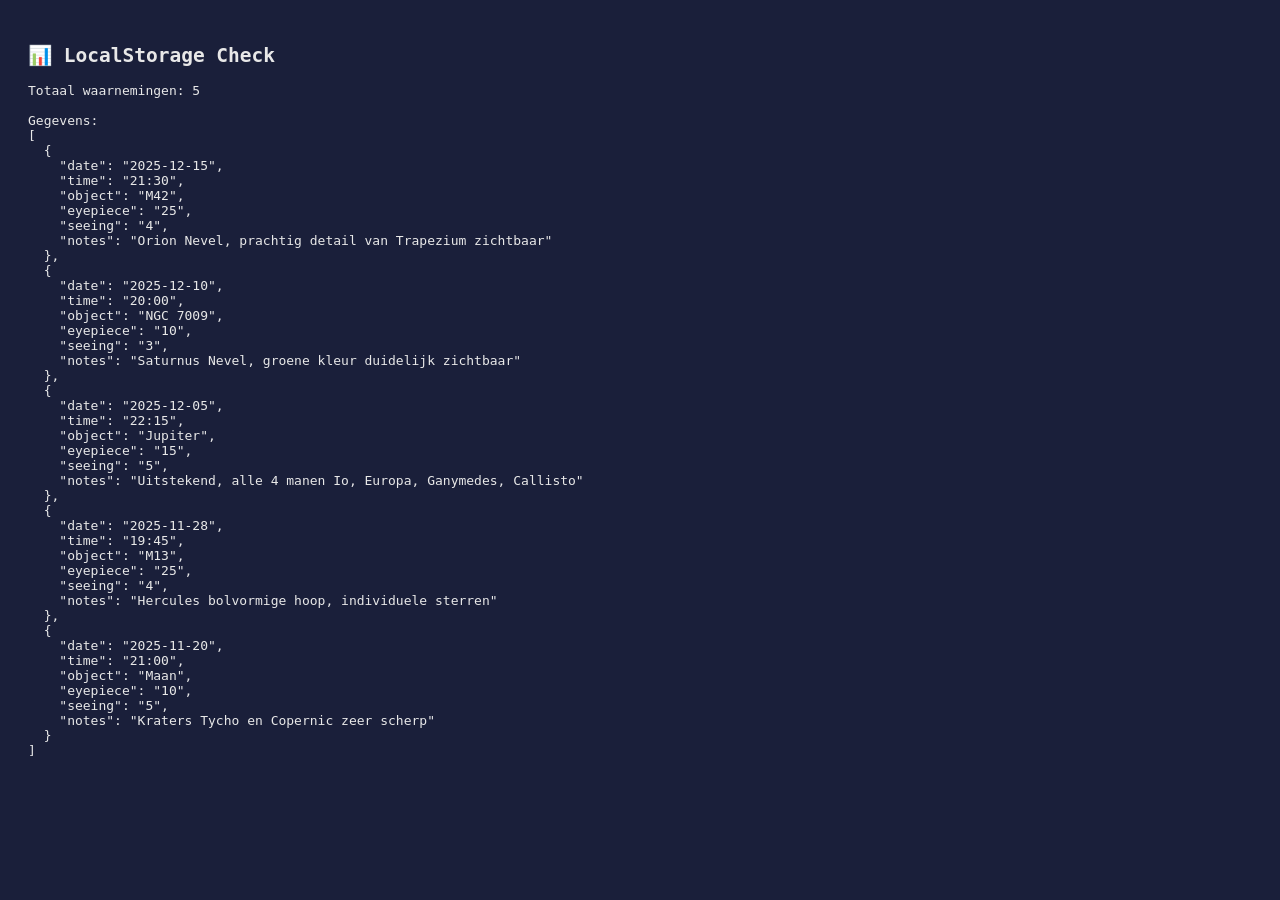
<file: test-storage.html>
﻿<!DOCTYPE html>
<html>
<head><title>Test localStorage</title></head>
<body style="background:#1a1f3a; color:#e8e8e8; font-family: monospace; padding: 20px;">
<h2>📊 LocalStorage Check</h2>
<pre id="result"></pre>
<script>
const obs = JSON.parse(localStorage.getItem('telescopeObservations') || '[]');
document.getElementById('result').textContent = 
  'Totaal waarnemingen: ' + obs.length + '\n\n' +
  'Gegevens:\n' +
  JSON.stringify(obs, null, 2);
</script>
</body>
</html>
</file>
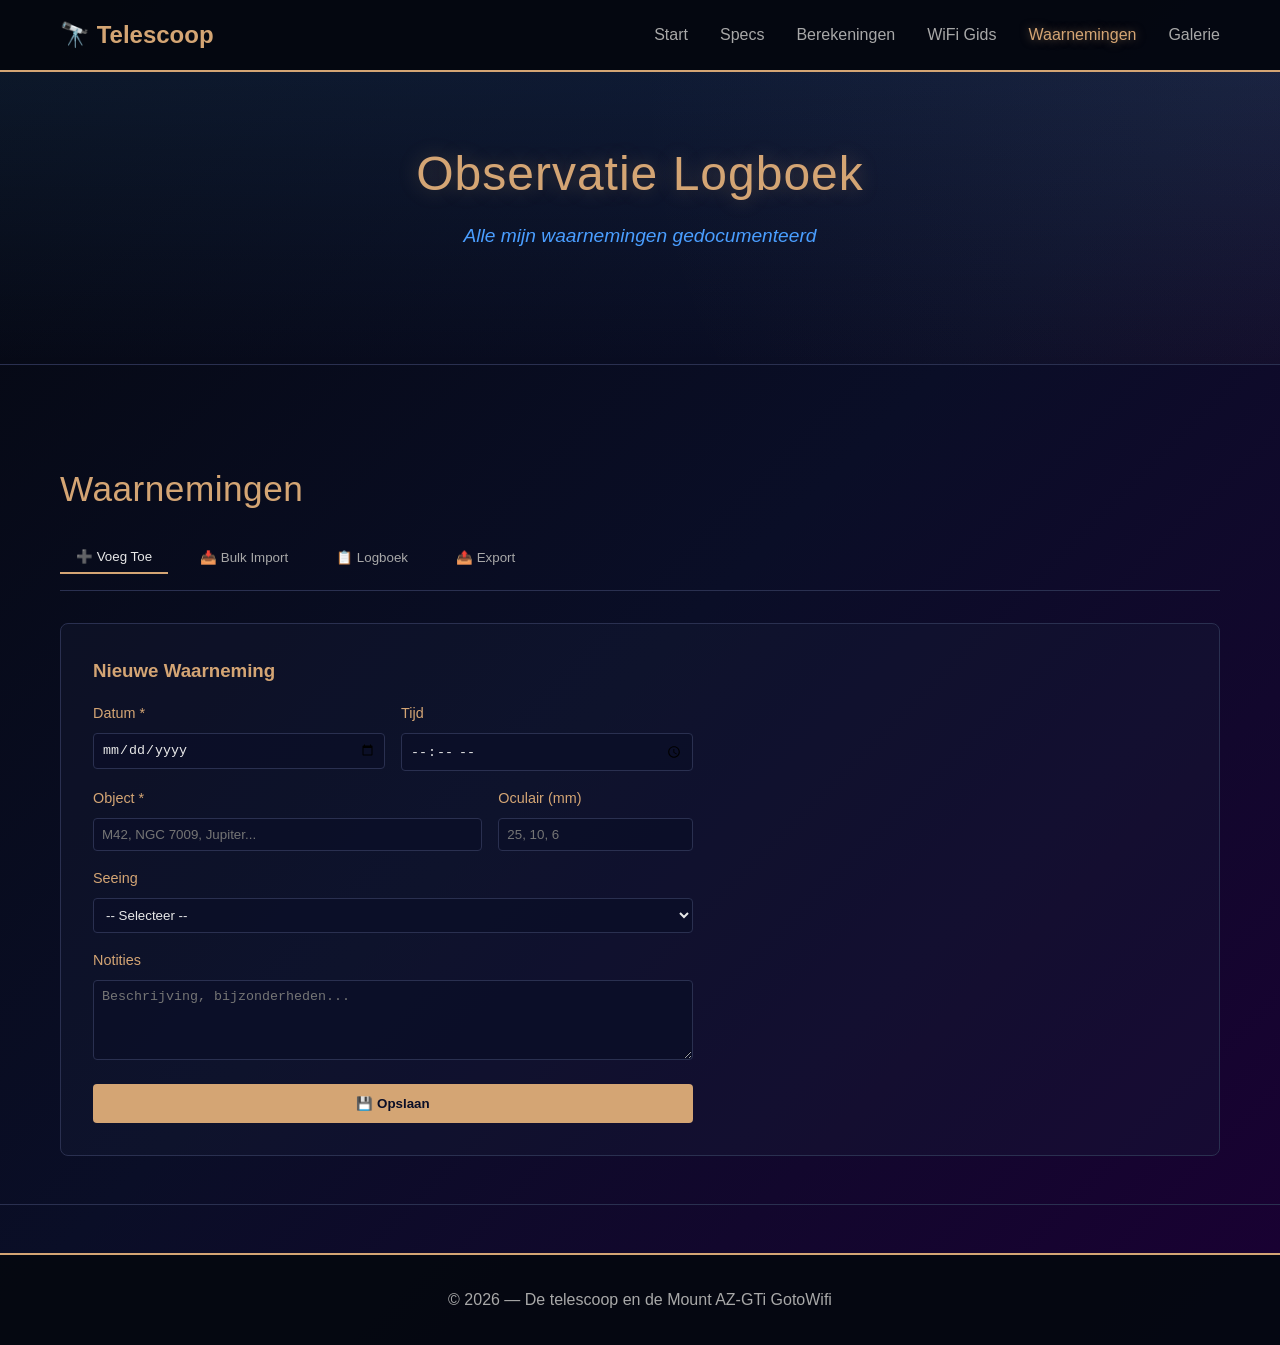
<file: waarnemingen.html>
﻿<!DOCTYPE html>
<html lang="nl">
<head>
    <meta charset="UTF-8">
    <meta name="viewport" content="width=device-width, initial-scale=1.0">
    <title>Waarnemingen — De telescoop en de Mount AZ-GTi GotoWifi</title>
    <link rel="stylesheet" href="css/style.css">
</head>
<body>
    <nav class="navbar">
        <div class="container">
            <div class="logo">🔭 Telescoop</div>
            <ul class="nav-links">
                <li><a href="index.html">Start</a></li>
                <li><a href="specs.html">Specs</a></li>
                <li><a href="berekeningen.html">Berekeningen</a></li>
                <li><a href="wifi-gids.html">WiFi Gids</a></li>
                <li><a href="waarnemingen.html" class="active">Waarnemingen</a></li>
                <li><a href="galerie.html">Galerie</a></li>
            </ul>
        </div>
    </nav>

    <header class="hero">
        <div class="container">
            <h1>Observatie Logboek</h1>
            <p class="subtitle">Alle mijn waarnemingen gedocumenteerd</p>
        </div>
    </header>

    <main>
        <section>
            <div class="container">
                <h2>Waarnemingen</h2>

                <div style="display: flex; gap: 1rem; margin-bottom: 2rem; border-bottom: 1px solid var(--border-color); padding-bottom: 1rem;">
                    <button id="tabAdd" class="tab-btn active" onclick="switchTab('add')" style="padding: 0.5rem 1rem; background: transparent; border: none; color: var(--text-light); cursor: pointer; border-bottom: 2px solid var(--accent-gold);">➕ Voeg Toe</button>
                    <button id="tabImport" class="tab-btn" onclick="switchTab('import')" style="padding: 0.5rem 1rem; background: transparent; border: none; color: var(--text-muted); cursor: pointer;">📥 Bulk Import</button>
                    <button id="tabList" class="tab-btn" onclick="switchTab('list')" style="padding: 0.5rem 1rem; background: transparent; border: none; color: var(--text-muted); cursor: pointer;">📋 Logboek</button>
                    <button id="tabExport" class="tab-btn" onclick="switchTab('export')" style="padding: 0.5rem 1rem; background: transparent; border: none; color: var(--text-muted); cursor: pointer;">📤 Export</button>
                </div>

                <div id="tabContent-add" class="tab-content">
                    <div style="background: rgba(26, 31, 58, 0.3); border: 1px solid var(--border-color); border-radius: 8px; padding: 2rem;">
                        <h3 style="margin-bottom: 1rem; color: var(--accent-gold);">Nieuwe Waarneming</h3>
                        <form id="observationForm" style="display: grid; gap: 1rem; max-width: 600px;">
                            <div style="display: grid; grid-template-columns: 1fr 1fr; gap: 1rem;">
                                <div>
                                    <label for="date" style="display: block; margin-bottom: 0.5rem; color: var(--accent-gold); font-size: 0.9rem;">Datum *</label>
                                    <input type="date" id="date" name="date" required style="width: 100%; padding: 0.5rem; background: rgba(10, 14, 39, 0.8); border: 1px solid var(--border-color); color: var(--text-light); border-radius: 4px;">
                                </div>
                                <div>
                                    <label for="time" style="display: block; margin-bottom: 0.5rem; color: var(--accent-gold); font-size: 0.9rem;">Tijd</label>
                                    <input type="time" id="time" name="time" style="width: 100%; padding: 0.5rem; background: rgba(10, 14, 39, 0.8); border: 1px solid var(--border-color); color: var(--text-light); border-radius: 4px;">
                                </div>
                            </div>

                            <div style="display: grid; grid-template-columns: 2fr 1fr; gap: 1rem;">
                                <div>
                                    <label for="object" style="display: block; margin-bottom: 0.5rem; color: var(--accent-gold); font-size: 0.9rem;">Object *</label>
                                    <input type="text" id="object" name="object" placeholder="M42, NGC 7009, Jupiter..." required style="width: 100%; padding: 0.5rem; background: rgba(10, 14, 39, 0.8); border: 1px solid var(--border-color); color: var(--text-light); border-radius: 4px;">
                                </div>
                                <div>
                                    <label for="eyepiece" style="display: block; margin-bottom: 0.5rem; color: var(--accent-gold); font-size: 0.9rem;">Oculair (mm)</label>
                                    <input type="number" id="eyepiece" name="eyepiece" placeholder="25, 10, 6" style="width: 100%; padding: 0.5rem; background: rgba(10, 14, 39, 0.8); border: 1px solid var(--border-color); color: var(--text-light); border-radius: 4px;">
                                </div>
                            </div>

                            <div>
                                <label for="seeing" style="display: block; margin-bottom: 0.5rem; color: var(--accent-gold); font-size: 0.9rem;">Seeing</label>
                                <select id="seeing" name="seeing" style="width: 100%; padding: 0.5rem; background: rgba(10, 14, 39, 0.8); border: 1px solid var(--border-color); color: var(--text-light); border-radius: 4px;">
                                    <option value="">-- Selecteer --</option>
                                    <option value="1">1 - Zeer slecht</option>
                                    <option value="2">2 - Slecht</option>
                                    <option value="3">3 - Matig</option>
                                    <option value="4">4 - Goed</option>
                                    <option value="5">5 - Uitstekend</option>
                                </select>
                            </div>

                            <div>
                                <label for="notes" style="display: block; margin-bottom: 0.5rem; color: var(--accent-gold); font-size: 0.9rem;">Notities</label>
                                <textarea id="notes" name="notes" placeholder="Beschrijving, bijzonderheden..." style="width: 100%; padding: 0.5rem; background: rgba(10, 14, 39, 0.8); border: 1px solid var(--border-color); color: var(--text-light); border-radius: 4px; min-height: 80px; resize: vertical;"></textarea>
                            </div>

                            <button type="submit" style="padding: 0.75rem 1.5rem; background: var(--accent-gold); color: var(--bg-dark); border: none; border-radius: 4px; font-weight: bold; cursor: pointer; transition: all 0.3s ease; align-self: start;">💾 Opslaan</button>
                        </form>
                    </div>
                </div>

                <div id="tabContent-import" class="tab-content" style="display: none;">
                    <div style="background: rgba(26, 31, 58, 0.3); border: 1px solid var(--border-color); border-radius: 8px; padding: 2rem;">
                        <h3 style="margin-bottom: 1rem; color: var(--accent-gold);">Waarnemingen Importeren</h3>
                        <p style="color: var(--text-muted); margin-bottom: 1rem; font-size: 0.9rem;">Plak JSON of CSV waarnemingen:</p>
                        <textarea id="importData" placeholder='{"date":"2024-01-15","time":"21:30","object":"M42","eyepiece":"25","seeing":"4","notes":"Prachtig zicht"}' style="width: 100%; padding: 1rem; background: rgba(10, 14, 39, 0.8); border: 1px solid var(--border-color); color: var(--text-light); border-radius: 4px; min-height: 150px; font-family: monospace;"></textarea>
                        <button onclick="importObservations()" style="margin-top: 1rem; padding: 0.75rem 1.5rem; background: var(--accent-blue); color: var(--bg-dark); border: none; border-radius: 4px; font-weight: bold; cursor: pointer;">📥 Importeer</button>

                        <h4 style="margin-top: 2rem; color: var(--accent-gold); margin-bottom: 1rem;">📌 Voorbeeldwaarnemingen</h4>
                        <button onclick="addSampleObservations()" style="padding: 0.75rem 1.5rem; background: rgba(74, 158, 255, 0.2); color: var(--accent-blue); border: 1px solid var(--accent-blue); border-radius: 4px; font-weight: bold; cursor: pointer;">Voeg 5 voorbeelden toe</button>
                    </div>
                </div>

                <div id="tabContent-list" class="tab-content" style="display: none;">
                    <div style="background: rgba(26, 31, 58, 0.3); border: 1px solid var(--border-color); border-radius: 8px; padding: 2rem;">
                        <h3 style="margin-bottom: 1rem; color: var(--accent-gold);">Opgeslagen Waarnemingen</h3>
                        <div style="margin-bottom: 1rem; display: flex; gap: 1rem;">
                            <select id="sortBy" onchange="sortObservations()" style="padding: 0.5rem; background: rgba(10, 14, 39, 0.8); border: 1px solid var(--border-color); color: var(--text-light); border-radius: 4px;">
                                <option value="date-desc">Nieuwste eerst</option>
                                <option value="date-asc">Oudste eerst</option>
                                <option value="object">Object (A-Z)</option>
                                <option value="seeing-desc">Beste seeing</option>
                            </select>
                        </div>
                        <div id="observationsList"></div>
                    </div>
                </div>

                <div id="tabContent-export" class="tab-content" style="display: none;">
                    <div style="background: rgba(26, 31, 58, 0.3); border: 1px solid var(--border-color); border-radius: 8px; padding: 2rem;">
                        <h3 style="margin-bottom: 1rem; color: var(--accent-gold);">Exporteer Waarnemingen</h3>
                        <button onclick="exportJSON()" style="padding: 0.75rem 1.5rem; background: var(--accent-gold); color: var(--bg-dark); border: none; border-radius: 4px; font-weight: bold; cursor: pointer; margin-right: 1rem;">📥 JSON</button>
                        <button onclick="exportCSV()" style="padding: 0.75rem 1.5rem; background: var(--accent-gold); color: var(--bg-dark); border: none; border-radius: 4px; font-weight: bold; cursor: pointer;">📥 CSV</button>
                        <p style="color: var(--text-muted); margin-top: 1rem; font-size: 0.9rem;">Totaal: <span id="totalCount">0</span> waarnemingen</p>
                    </div>
                </div>
            </div>
        </section>
    </main>

    <footer class="footer">
        <div class="container">
            <p>&copy; 2026 — De telescoop en de Mount AZ-GTi GotoWifi</p>
        </div>
    </footer>

    <script>
        // TAB SWITCHER
        function switchTab(tab) {
            const tabs = ['add', 'import', 'list', 'export'];
            tabs.forEach(t => {
                document.getElementById(`tabContent-${t}`).style.display = t === tab ? 'block' : 'none';
                const btn = document.getElementById(`tab${t.charAt(0).toUpperCase() + t.slice(1)}`);
                btn.style.color = t === tab ? 'var(--text-light)' : 'var(--text-muted)';
                btn.style.borderBottomColor = t === tab ? 'var(--accent-gold)' : 'transparent';
            });
            if (tab === 'list') displayObservations();
            if (tab === 'export') updateTotalCount();
        }

        // FORM SUBMIT
        document.getElementById('observationForm').addEventListener('submit', function(e) {
            e.preventDefault();
            const observation = {
                date: document.getElementById('date').value,
                time: document.getElementById('time').value,
                object: document.getElementById('object').value,
                eyepiece: document.getElementById('eyepiece').value || '-',
                seeing: document.getElementById('seeing').value || '-',
                notes: document.getElementById('notes').value
            };
            let observations = JSON.parse(localStorage.getItem('telescopeObservations') || '[]');
            observations.push(observation);
            localStorage.setItem('telescopeObservations', JSON.stringify(observations));
            this.reset();
            alert('✓ Waarneming opgeslagen!');
        });

        // DISPLAY OBSERVATIONS
        function displayObservations() {
            const observations = JSON.parse(localStorage.getItem('telescopeObservations') || '[]');
            const listDiv = document.getElementById('observationsList');
            if (observations.length === 0) {
                listDiv.innerHTML = '<p style="color: var(--text-muted); text-align: center;">Nog geen waarnemingen...</p>';
                return;
            }
            let html = '';
            observations.forEach((obs, idx) => {
                html += `<div style="background: rgba(26, 31, 58, 0.5); border-left: 3px solid var(--accent-blue); padding: 1.5rem; margin-bottom: 1rem; border-radius: 4px;">
                    <p><strong>${obs.object}</strong> — ${obs.date} ${obs.time || '--:--'}</p>
                    <p>Oculair: ${obs.eyepiece}mm | Seeing: ${obs.seeing}/5</p>
                    <p style="color: var(--text-muted); margin-top: 0.5rem;">${obs.notes}</p>
                    <button onclick="deleteObservation(${idx})" style="margin-top: 0.5rem; padding: 0.3rem 0.8rem; background: rgba(255,100,100,0.2); color: #ff6464; border: 1px solid #ff6464; border-radius: 3px; cursor: pointer; font-size: 0.85rem;">🗑️ Verwijder</button>
                </div>`;
            });
            listDiv.innerHTML = html;
        }

        function deleteObservation(idx) {
            if (!confirm('Zeker weten?')) return;
            let observations = JSON.parse(localStorage.getItem('telescopeObservations') || '[]');
            observations.splice(idx, 1);
            localStorage.setItem('telescopeObservations', JSON.stringify(observations));
            displayObservations();
        }

        // SORT
        function sortObservations() {
            const sortBy = document.getElementById('sortBy').value;
            let observations = JSON.parse(localStorage.getItem('telescopeObservations') || '[]');
            if (sortBy === 'date-desc') observations.reverse();
            else if (sortBy === 'date-asc') observations.sort((a,b) => new Date(a.date) - new Date(b.date));
            else if (sortBy === 'object') observations.sort((a,b) => a.object.localeCompare(b.object));
            else if (sortBy === 'seeing-desc') observations.sort((a,b) => (b.seeing || 0) - (a.seeing || 0));
            localStorage.setItem('telescopeObservations', JSON.stringify(observations));
            displayObservations();
        }

        // IMPORT
        function importObservations() {
            const data = document.getElementById('importData').value.trim();
            if (!data) { alert('Plak gegevens!'); return; }
            try {
                let toImport = JSON.parse(data);
                if (!Array.isArray(toImport)) toImport = [toImport];
                let observations = JSON.parse(localStorage.getItem('telescopeObservations') || '[]');
                observations.push(...toImport);
                localStorage.setItem('telescopeObservations', JSON.stringify(observations));
                alert(`✓ ${toImport.length} waarneming(en) geïmporteerd!`);
                document.getElementById('importData').value = '';
            } catch (e) {
                alert('❌ Fout in JSON format: ' + e.message);
            }
        }

        function addSampleObservations() {
            const samples = [
                {date:'2025-12-15',time:'21:30',object:'M42',eyepiece:'25',seeing:'4',notes:'Orion Nevel, prachtig detail van Trapezium'},
                {date:'2025-12-10',time:'20:00',object:'NGC 7009',eyepiece:'10',seeing:'3',notes:'Saturnus Nevel, groene kleur zichtbaar'},
                {date:'2025-12-05',time:'22:15',object:'Jupiter',eyepiece:'15',seeing:'5',notes:'Uitstekend, alle 4 manen zichtbaar'},
                {date:'2025-11-28',time:'19:45',object:'M13',eyepiece:'25',seeing:'4',notes:'Bolvormige hoop, individuele sterren'},
                {date:'2025-11-20',time:'21:00',object:'Maan',eyepiece:'10',seeing:'5',notes:'Kraters Tycho en Copernic scherp'}
            ];
            let observations = JSON.parse(localStorage.getItem('telescopeObservations') || '[]');
            observations.push(...samples);
            localStorage.setItem('telescopeObservations', JSON.stringify(observations));
            alert(`✓ 5 voorbeeldwaarnemingen toegevoegd!`);
            switchTab('list');
        }

        // EXPORT
        function updateTotalCount() {
            const count = JSON.parse(localStorage.getItem('telescopeObservations') || '[]').length;
            document.getElementById('totalCount').textContent = count;
        }

        function exportJSON() {
            const observations = localStorage.getItem('telescopeObservations') || '[]';
            const blob = new Blob([observations], {type:'application/json'});
            const url = URL.createObjectURL(blob);
            const a = document.createElement('a');
            a.href = url;
            a.download = `waarnemingen-${new Date().toISOString().split('T')[0]}.json`;
            a.click();
        }

        function exportCSV() {
            const observations = JSON.parse(localStorage.getItem('telescopeObservations') || '[]');
            if (observations.length === 0) { alert('Geen waarnemingen'); return; }
            const headers = ['Datum','Tijd','Object','Oculair (mm)','Seeing','Notities'];
            const rows = observations.map(o => [o.date,o.time,o.object,o.eyepiece,o.seeing,o.notes]);
            let csv = headers.join(',') + '\n';
            rows.forEach(r => csv += r.map(v => `"${v}"`).join(',') + '\n');
            const blob = new Blob([csv], {type:'text/csv'});
            const url = URL.createObjectURL(blob);
            const a = document.createElement('a');
            a.href = url;
            a.download = `waarnemingen-${new Date().toISOString().split('T')[0]}.csv`;
            a.click();
        }
    </script>

    <script src="js/script.js"></script>
</body>
</html>
</file>
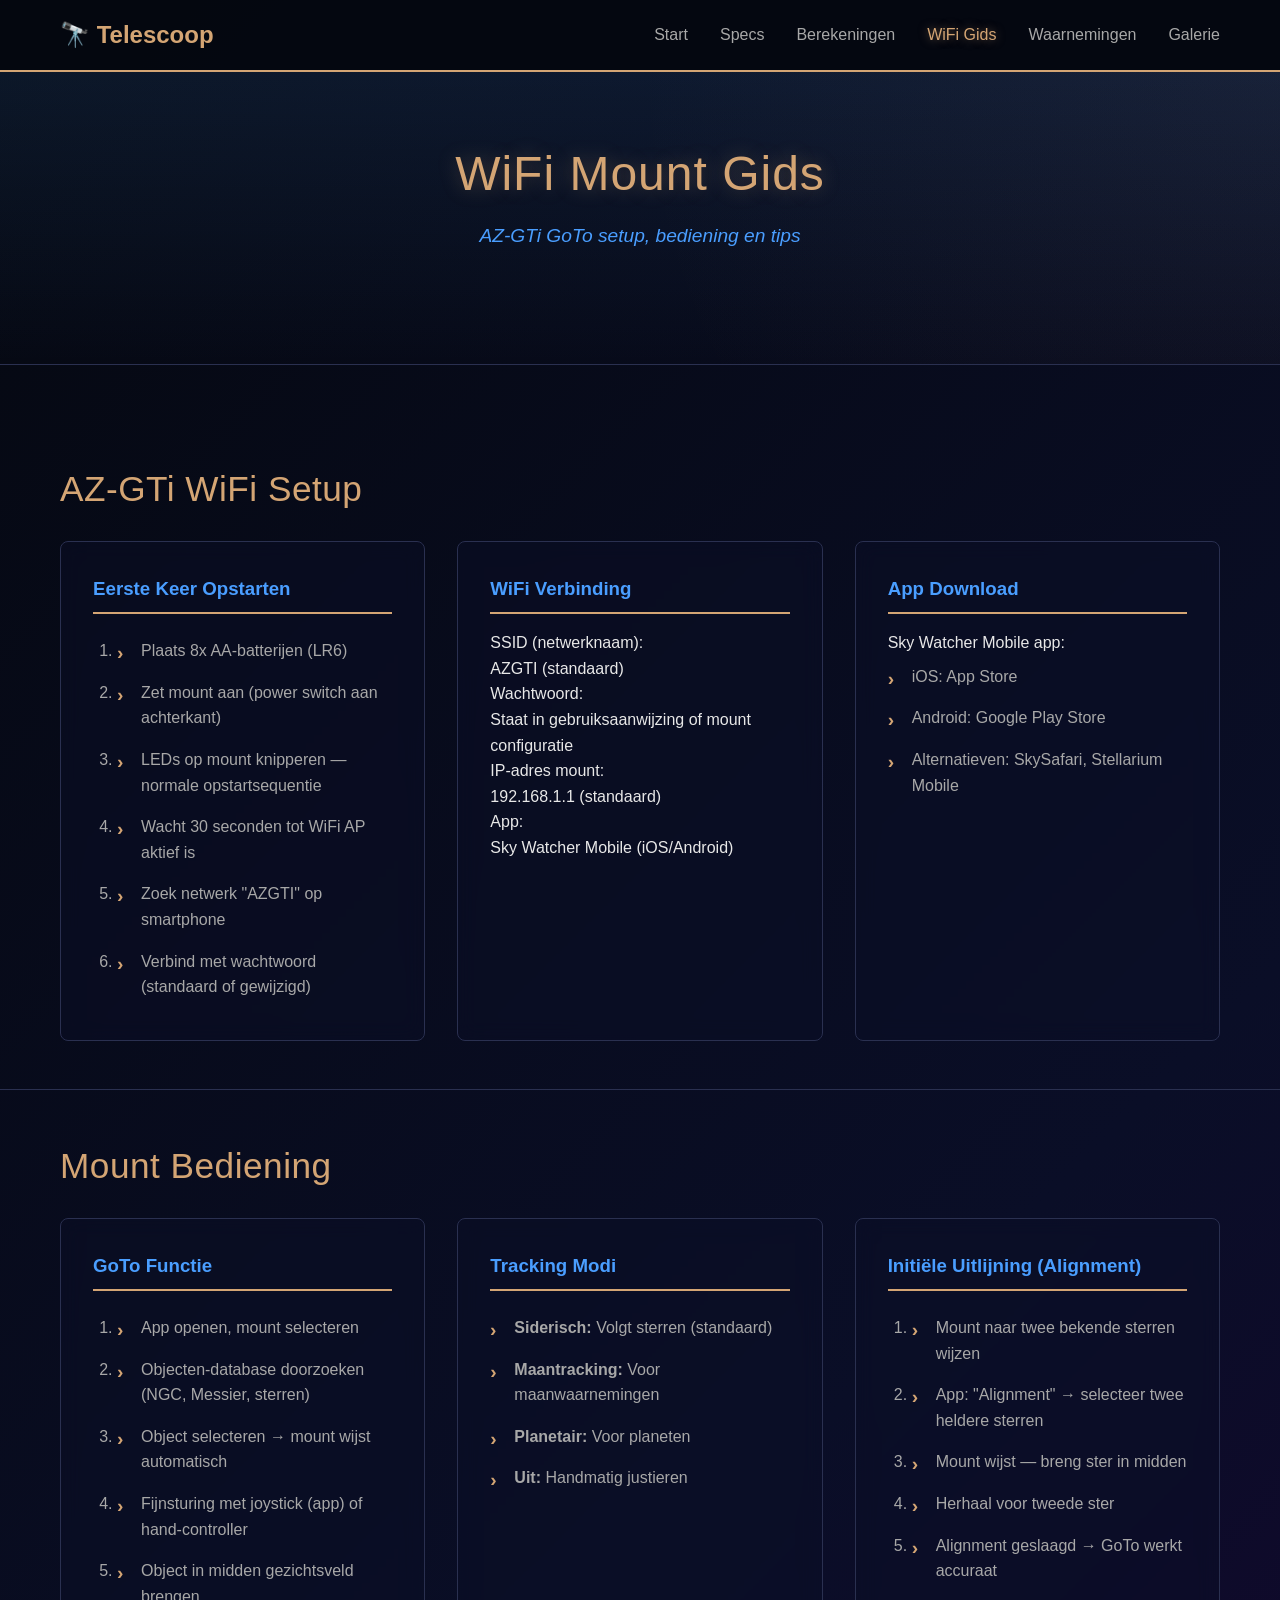
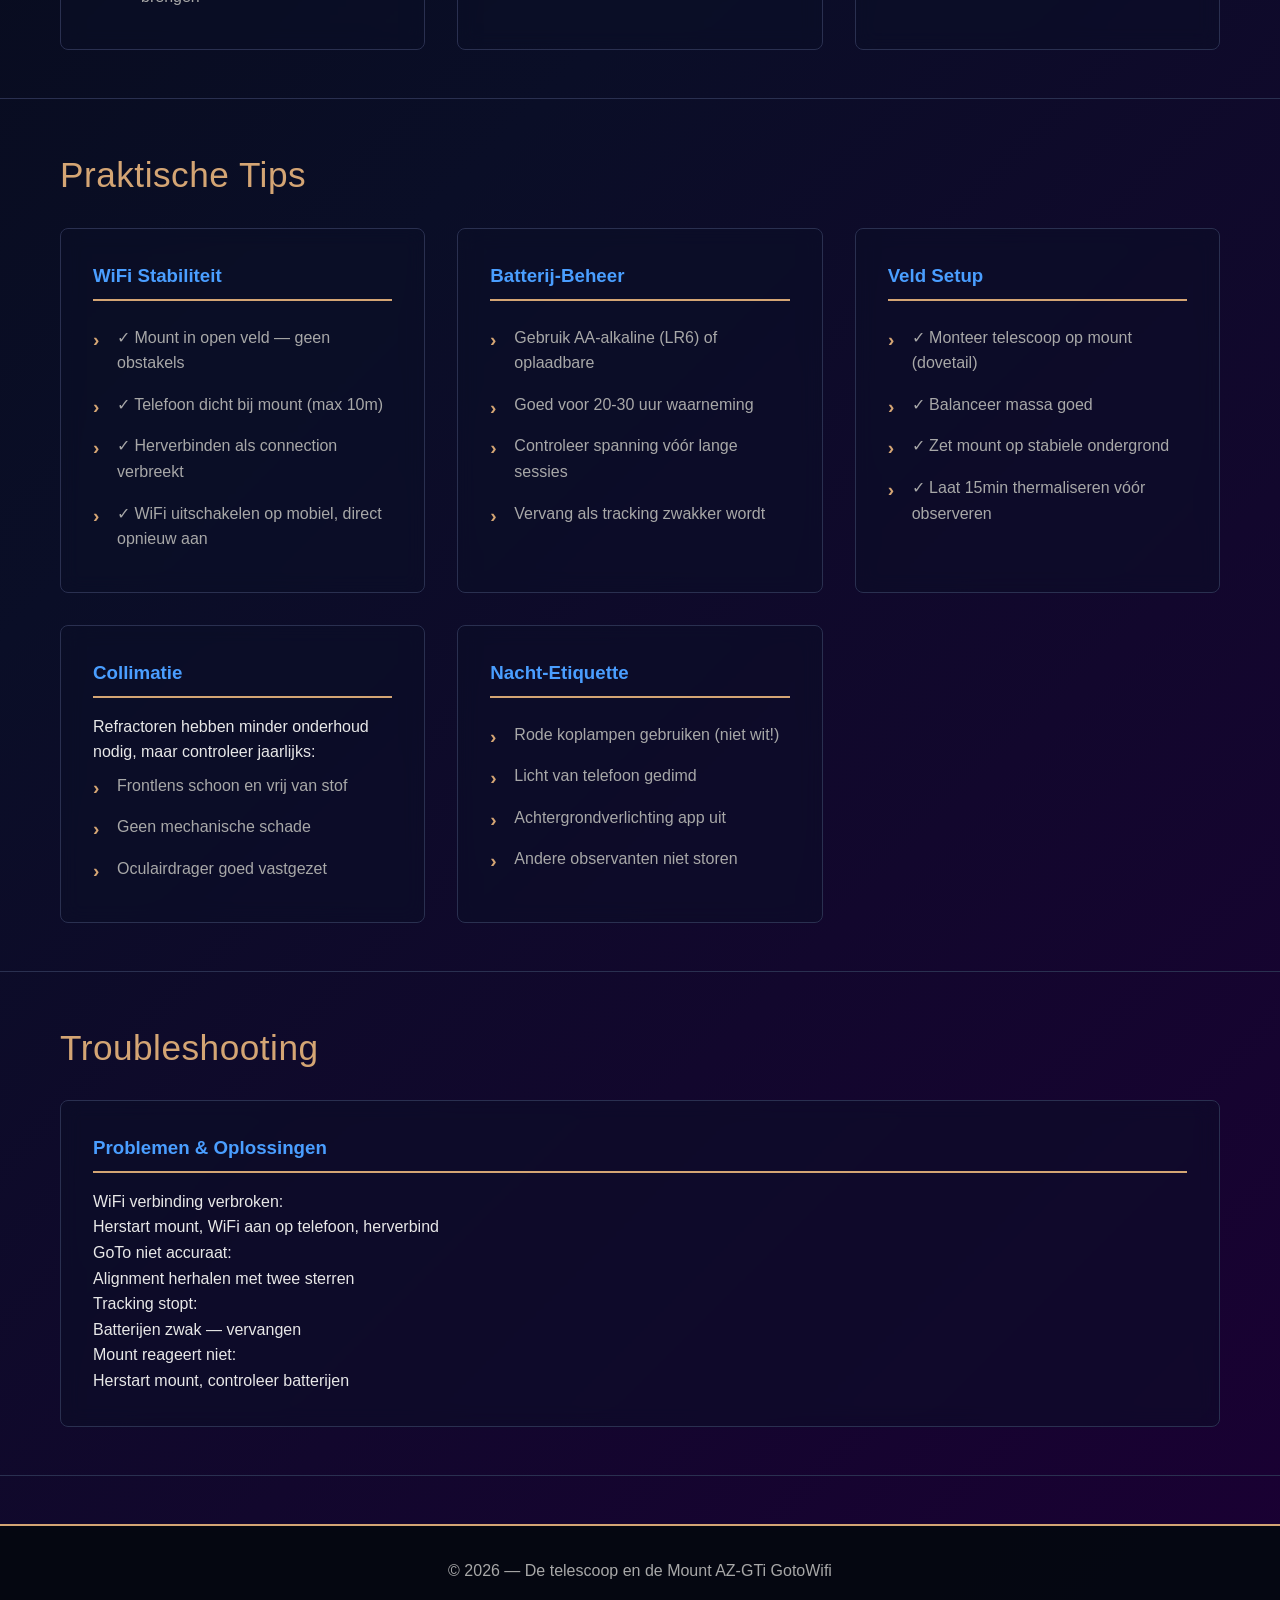
<file: wifi-gids.html>
﻿<!DOCTYPE html>
<html lang="nl">
<head>
    <meta charset="UTF-8">
    <meta name="viewport" content="width=device-width, initial-scale=1.0">
    <title>WiFi Gids — De telescoop en de Mount AZ-GTi GotoWifi</title>
    <link rel="stylesheet" href="css/style.css">
</head>
<body>
    <nav class="navbar">
        <div class="container">
            <div class="logo">🔭 Telescoop</div>
            <ul class="nav-links">
                <li><a href="index.html">Start</a></li>
                <li><a href="specs.html">Specs</a></li>
                <li><a href="berekeningen.html">Berekeningen</a></li>
                <li><a href="wifi-gids.html" class="active">WiFi Gids</a></li>
                <li><a href="waarnemingen.html">Waarnemingen</a></li>
                <li><a href="galerie.html">Galerie</a></li>
            </ul>
        </div>
    </nav>

    <header class="hero">
        <div class="container">
            <h1>WiFi Mount Gids</h1>
            <p class="subtitle">AZ-GTi GoTo setup, bediening en tips</p>
        </div>
    </header>

    <main>
        <section>
            <div class="container">
                <h2>AZ-GTi WiFi Setup</h2>

                <div class="info-grid">
                    <div class="info-card">
                        <h3>Eerste Keer Opstarten</h3>
                        <ol style="padding-left: 1.5rem;">
                            <li>Plaats 8x AA-batterijen (LR6)</li>
                            <li>Zet mount aan (power switch aan achterkant)</li>
                            <li>LEDs op mount knipperen — normale opstartsequentie</li>
                            <li>Wacht 30 seconden tot WiFi AP aktief is</li>
                            <li>Zoek netwerk "AZGTI" op smartphone</li>
                            <li>Verbind met wachtwoord (standaard of gewijzigd)</li>
                        </ol>
                    </div>

                    <div class="info-card">
                        <h3>WiFi Verbinding</h3>
                        <dl style="padding: 0;">
                            <dt>SSID (netwerknaam):</dt>
                            <dd>AZGTI (standaard)</dd>
                            <dt>Wachtwoord:</dt>
                            <dd>Staat in gebruiksaanwijzing of mount configuratie</dd>
                            <dt>IP-adres mount:</dt>
                            <dd>192.168.1.1 (standaard)</dd>
                            <dt>App:</dt>
                            <dd>Sky Watcher Mobile (iOS/Android)</dd>
                        </dl>
                    </div>

                    <div class="info-card">
                        <h3>App Download</h3>
                        <p>Sky Watcher Mobile app:</p>
                        <ul style="list-style: none; padding: 0;">
                            <li>iOS: App Store</li>
                            <li>Android: Google Play Store</li>
                            <li>Alternatieven: SkySafari, Stellarium Mobile</li>
                        </ul>
                    </div>
                </div>
            </div>
        </section>

        <section>
            <div class="container">
                <h2>Mount Bediening</h2>

                <div class="info-grid">
                    <div class="info-card">
                        <h3>GoTo Functie</h3>
                        <ol style="padding-left: 1.5rem;">
                            <li>App openen, mount selecteren</li>
                            <li>Objecten-database doorzoeken (NGC, Messier, sterren)</li>
                            <li>Object selecteren → mount wijst automatisch</li>
                            <li>Fijnsturing met joystick (app) of hand-controller</li>
                            <li>Object in midden gezichtsveld brengen</li>
                        </ol>
                    </div>

                    <div class="info-card">
                        <h3>Tracking Modi</h3>
                        <ul style="list-style: none; padding: 0;">
                            <li><strong>Siderisch:</strong> Volgt sterren (standaard)</li>
                            <li><strong>Maantracking:</strong> Voor maanwaarnemingen</li>
                            <li><strong>Planetair:</strong> Voor planeten</li>
                            <li><strong>Uit:</strong> Handmatig justieren</li>
                        </ul>
                    </div>

                    <div class="info-card">
                        <h3>Initiële Uitlijning (Alignment)</h3>
                        <ol style="padding-left: 1.5rem;">
                            <li>Mount naar twee bekende sterren wijzen</li>
                            <li>App: "Alignment" → selecteer twee heldere sterren</li>
                            <li>Mount wijst — breng ster in midden</li>
                            <li>Herhaal voor tweede ster</li>
                            <li>Alignment geslaagd → GoTo werkt accuraat</li>
                        </ol>
                    </div>
                </div>
            </div>
        </section>

        <section>
            <div class="container">
                <h2>Praktische Tips</h2>

                <div class="info-grid">
                    <div class="info-card">
                        <h3>WiFi Stabiliteit</h3>
                        <ul style="list-style: none; padding: 0;">
                            <li>✓ Mount in open veld — geen obstakels</li>
                            <li>✓ Telefoon dicht bij mount (max 10m)</li>
                            <li>✓ Herverbinden als connection verbreekt</li>
                            <li>✓ WiFi uitschakelen op mobiel, direct opnieuw aan</li>
                        </ul>
                    </div>

                    <div class="info-card">
                        <h3>Batterij-Beheer</h3>
                        <ul style="list-style: none; padding: 0;">
                            <li>Gebruik AA-alkaline (LR6) of oplaadbare</li>
                            <li>Goed voor 20-30 uur waarneming</li>
                            <li>Controleer spanning vóór lange sessies</li>
                            <li>Vervang als tracking zwakker wordt</li>
                        </ul>
                    </div>

                    <div class="info-card">
                        <h3>Veld Setup</h3>
                        <ul style="list-style: none; padding: 0;">
                            <li>✓ Monteer telescoop op mount (dovetail)</li>
                            <li>✓ Balanceer massa goed</li>
                            <li>✓ Zet mount op stabiele ondergrond</li>
                            <li>✓ Laat 15min thermaliseren vóór observeren</li>
                        </ul>
                    </div>

                    <div class="info-card">
                        <h3>Collimatie</h3>
                        <p>Refractoren hebben minder onderhoud nodig, maar controleer jaarlijks:</p>
                        <ul style="list-style: none; padding: 0;">
                            <li>Frontlens schoon en vrij van stof</li>
                            <li>Geen mechanische schade</li>
                            <li>Oculairdrager goed vastgezet</li>
                        </ul>
                    </div>

                    <div class="info-card">
                        <h3>Nacht-Etiquette</h3>
                        <ul style="list-style: none; padding: 0;">
                            <li>Rode koplampen gebruiken (niet wit!)</li>
                            <li>Licht van telefoon gedimd</li>
                            <li>Achtergrondverlichting app uit</li>
                            <li>Andere observanten niet storen</li>
                        </ul>
                    </div>
                </div>
            </div>
        </section>

        <section>
            <div class="container">
                <h2>Troubleshooting</h2>

                <div class="info-grid">
                    <div class="info-card">
                        <h3>Problemen & Oplossingen</h3>
                        <dl>
                            <dt>WiFi verbinding verbroken:</dt>
                            <dd>Herstart mount, WiFi aan op telefoon, herverbind</dd>
                            <dt>GoTo niet accuraat:</dt>
                            <dd>Alignment herhalen met twee sterren</dd>
                            <dt>Tracking stopt:</dt>
                            <dd>Batterijen zwak — vervangen</dd>
                            <dt>Mount reageert niet:</dt>
                            <dd>Herstart mount, controleer batterijen</dd>
                        </dl>
                    </div>
                </div>
            </div>
        </section>
    </main>

    <footer class="footer">
        <div class="container">
            <p>&copy; 2026 — De telescoop en de Mount AZ-GTi GotoWifi</p>
        </div>
    </footer>

    <script src="js/script.js"></script>
</body>
</html>
</file>
<file: css/style.css>
/* ===== DONKER NACHTMODUS THEMA ===== */

:root {
    --bg-dark: #0a0e27;
    --bg-darker: #050810;
    --bg-card: #1a1f3a;
    --accent-gold: #d4a574;
    --accent-blue: #4a9eff;
    --text-light: #e8e8e8;
    --text-muted: #a8a8a8;
    --border-color: #2a3050;
    --hover-bg: #242d4a;
}

* {
    margin: 0;
    padding: 0;
    box-sizing: border-box;
}

html {
    scroll-behavior: smooth;
}

body {
    font-family: 'Segoe UI', Tahoma, Geneva, Verdana, sans-serif;
    background: linear-gradient(135deg, var(--bg-darker) 0%, var(--bg-dark) 50%, #1a0033 100%);
    color: var(--text-light);
    line-height: 1.6;
    min-height: 100vh;
    display: flex;
    flex-direction: column;
}

.container {
    max-width: 1200px;
    margin: 0 auto;
    padding: 0 20px;
}

/* ===== NAVIGATIE ===== */

.navbar {
    background: rgba(5, 8, 16, 0.95);
    border-bottom: 2px solid var(--accent-gold);
    padding: 1rem 0;
    position: sticky;
    top: 0;
    z-index: 1000;
}

.navbar .container {
    display: flex;
    justify-content: space-between;
    align-items: center;
}

.logo {
    font-size: 1.5rem;
    font-weight: bold;
    color: var(--accent-gold);
}

.nav-links {
    display: flex;
    list-style: none;
    gap: 2rem;
}

.nav-links a {
    color: var(--text-muted);
    text-decoration: none;
    transition: color 0.3s ease;
    font-weight: 500;
}

.nav-links a:hover,
.nav-links a.active {
    color: var(--accent-gold);
    text-shadow: 0 0 10px rgba(212, 165, 116, 0.5);
}

/* ===== HERO SECTIE ===== */

.hero {
    background: linear-gradient(180deg, rgba(74, 158, 255, 0.1) 0%, transparent 100%),
                radial-gradient(circle at top right, rgba(212, 165, 116, 0.05) 0%, transparent 50%);
    padding: 4rem 0;
    text-align: center;
    border-bottom: 1px solid var(--border-color);
}

.hero h1 {
    font-size: 3rem;
    margin-bottom: 0.5rem;
    color: var(--accent-gold);
    text-shadow: 0 0 20px rgba(212, 165, 116, 0.3);
    font-weight: 300;
    letter-spacing: 1px;
}

.subtitle {
    font-size: 1.2rem;
    color: var(--accent-blue);
    margin-bottom: 3rem;
    font-style: italic;
}

.hero-specs {
    display: grid;
    grid-template-columns: repeat(auto-fit, minmax(250px, 1fr));
    gap: 2rem;
    margin-top: 2rem;
}

.spec-box {
    background: rgba(26, 31, 58, 0.6);
    border: 1px solid var(--border-color);
    border-radius: 8px;
    padding: 2rem;
    transition: all 0.3s ease;
    backdrop-filter: blur(10px);
}

.spec-box:hover {
    background: rgba(26, 31, 58, 0.9);
    border-color: var(--accent-gold);
    transform: translateY(-5px);
    box-shadow: 0 10px 30px rgba(212, 165, 116, 0.1);
}

.spec-icon {
    font-size: 2.5rem;
    margin-bottom: 1rem;
}

.spec-box h3 {
    color: var(--accent-gold);
    margin-bottom: 0.5rem;
}

.spec-box p {
    color: var(--text-muted);
    font-size: 0.95rem;
}

/* ===== MAIN CONTENT ===== */

main {
    flex: 1;
    padding: 3rem 0;
}

section {
    padding: 3rem 0;
    border-bottom: 1px solid var(--border-color);
}

h2 {
    font-size: 2.2rem;
    margin-bottom: 1.5rem;
    color: var(--accent-gold);
    font-weight: 300;
    letter-spacing: 0.5px;
}

h3 {
    color: var(--accent-blue);
    margin-bottom: 1rem;
}

/* ===== INTRO SECTIE ===== */

.intro {
    max-width: 800px;
    margin-left: auto;
    margin-right: auto;
}

.feature-list {
    list-style: none;
    margin-left: 0;
}

.feature-list li {
    padding: 0.75rem 0 0.75rem 2rem;
    position: relative;
    color: var(--text-muted);
}

.feature-list li::before {
    content: "✦";
    position: absolute;
    left: 0;
    color: var(--accent-gold);
    font-weight: bold;
}

/* ===== INFO GRID ===== */

.quick-info {
    background: rgba(26, 31, 58, 0.3);
}

.info-grid {
    display: grid;
    grid-template-columns: repeat(auto-fit, minmax(300px, 1fr));
    gap: 2rem;
}

.info-card {
    background: rgba(10, 14, 39, 0.5);
    border: 1px solid var(--border-color);
    border-radius: 8px;
    padding: 2rem;
    backdrop-filter: blur(10px);
    transition: all 0.3s ease;
}

.info-card:hover {
    background: rgba(26, 31, 58, 0.6);
    border-color: var(--accent-blue);
    box-shadow: 0 8px 20px rgba(74, 158, 255, 0.1);
}

.info-card h3 {
    color: var(--accent-blue);
    margin-bottom: 1rem;
    border-bottom: 2px solid var(--accent-gold);
    padding-bottom: 0.5rem;
}

.info-card ul {
    list-style: none;
}

.info-card li {
    padding: 0.5rem 0;
    color: var(--text-muted);
    padding-left: 1.5rem;
    position: relative;
}

.info-card li::before {
    content: "›";
    position: absolute;
    left: 0;
    color: var(--accent-gold);
    font-weight: bold;
    font-size: 1.2rem;
}

/* ===== CTA SECTIE ===== */

.cta {
    text-align: center;
    background: linear-gradient(135deg, rgba(74, 158, 255, 0.05) 0%, rgba(212, 165, 116, 0.05) 100%);
}

.cta-buttons {
    display: flex;
    gap: 1rem;
    justify-content: center;
    flex-wrap: wrap;
    margin-top: 2rem;
}

.btn {
    padding: 0.75rem 2rem;
    border-radius: 4px;
    text-decoration: none;
    font-weight: 500;
    transition: all 0.3s ease;
    border: 2px solid transparent;
    cursor: pointer;
}

.btn-primary {
    background: var(--accent-gold);
    color: var(--bg-dark);
    border-color: var(--accent-gold);
}

.btn-primary:hover {
    background: transparent;
    color: var(--accent-gold);
    box-shadow: 0 0 15px rgba(212, 165, 116, 0.3);
}

.btn-secondary {
    background: transparent;
    color: var(--accent-blue);
    border-color: var(--accent-blue);
}

.btn-secondary:hover {
    background: var(--accent-blue);
    color: var(--bg-dark);
    box-shadow: 0 0 15px rgba(74, 158, 255, 0.3);
}

/* ===== FOOTER ===== */

.footer {
    background: rgba(5, 8, 16, 0.95);
    border-top: 2px solid var(--accent-gold);
    padding: 2rem 0;
    text-align: center;
    color: var(--text-muted);
    margin-top: auto;
}

/* ===== RESPONSIVE ===== */

@media (max-width: 768px) {
    .hero h1 {
        font-size: 2rem;
    }

    .subtitle {
        font-size: 1rem;
    }

    .nav-links {
        gap: 1rem;
        font-size: 0.9rem;
    }

    h2 {
        font-size: 1.8rem;
    }

    .hero-specs {
        grid-template-columns: 1fr;
    }

    .info-grid {
        grid-template-columns: 1fr;
    }

    .cta-buttons {
        flex-direction: column;
    }

    .btn {
        width: 100%;
    }
}

/* ===== SCROLLBAR ===== */

::-webkit-scrollbar {
    width: 10px;
}

::-webkit-scrollbar-track {
    background: var(--bg-dark);
}

::-webkit-scrollbar-thumb {
    background: var(--accent-gold);
    border-radius: 5px;
}

::-webkit-scrollbar-thumb:hover {
    background: var(--accent-blue);
}
</file>
